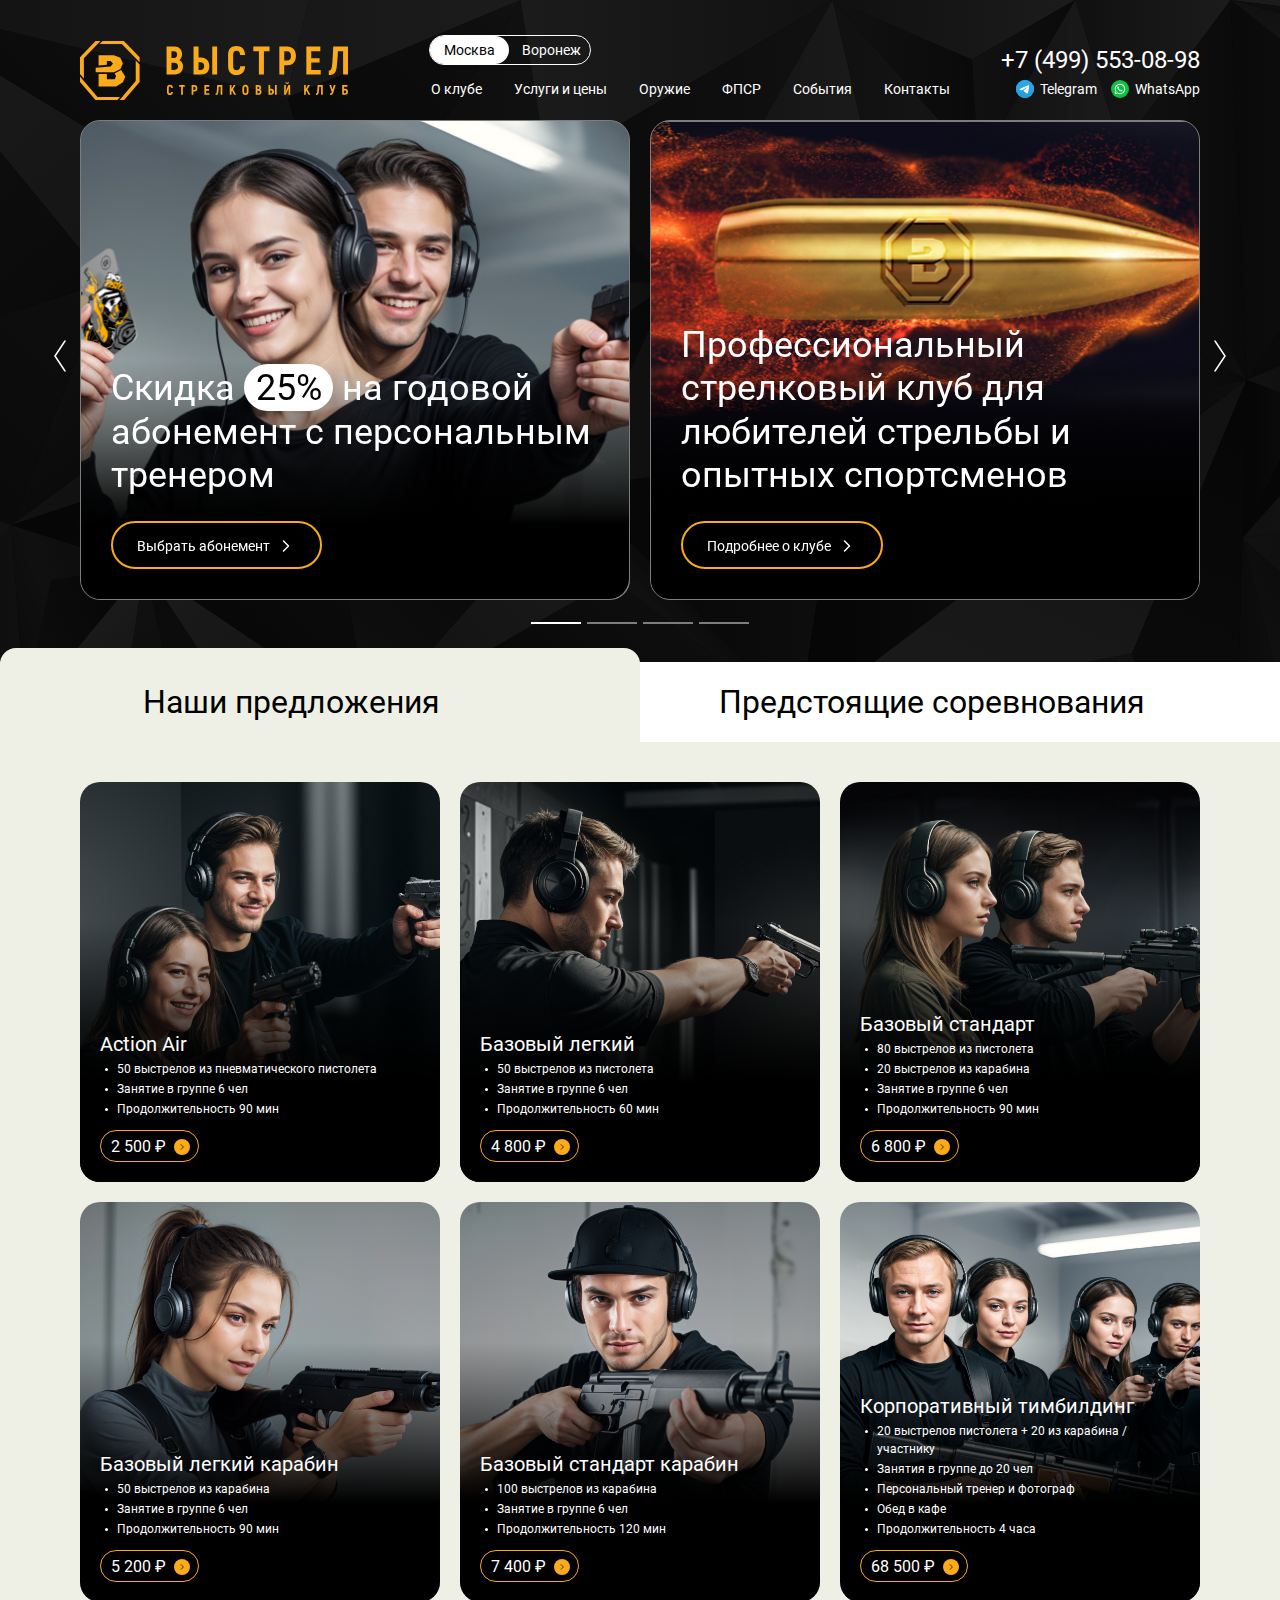
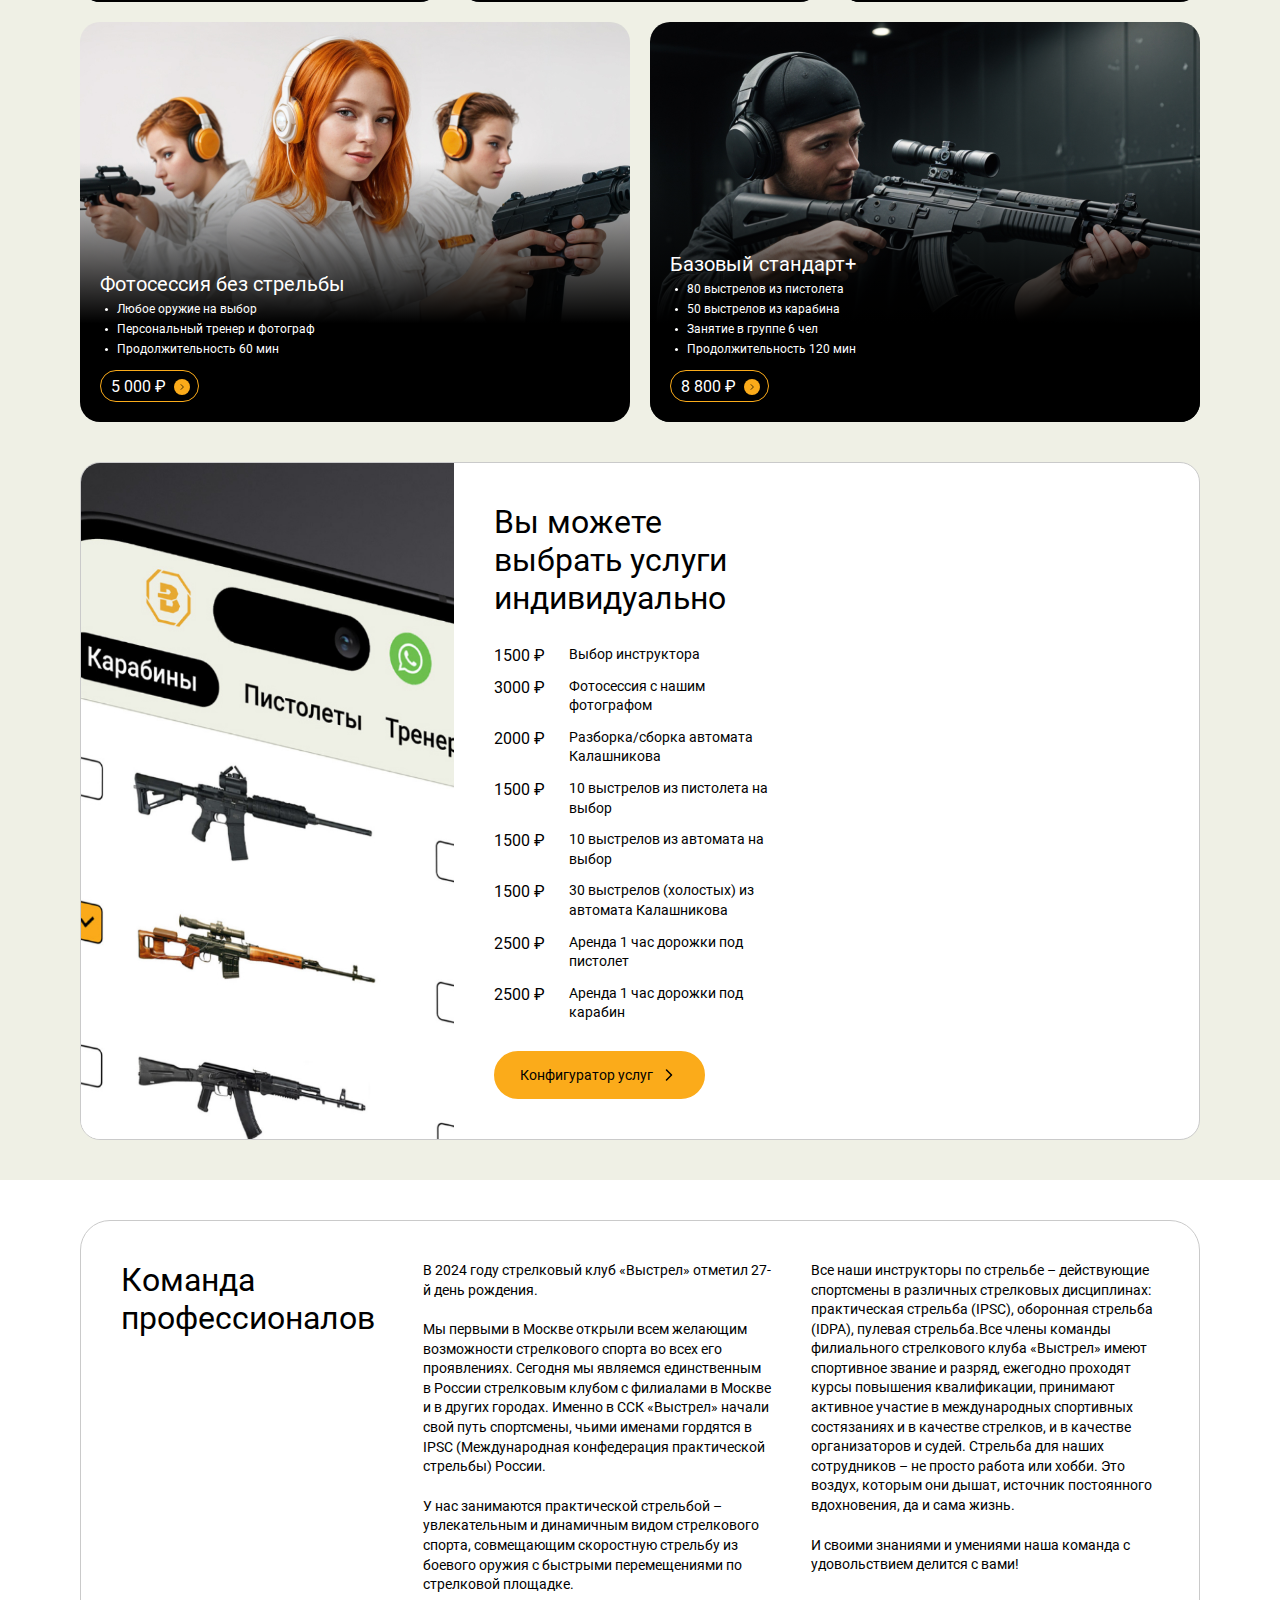
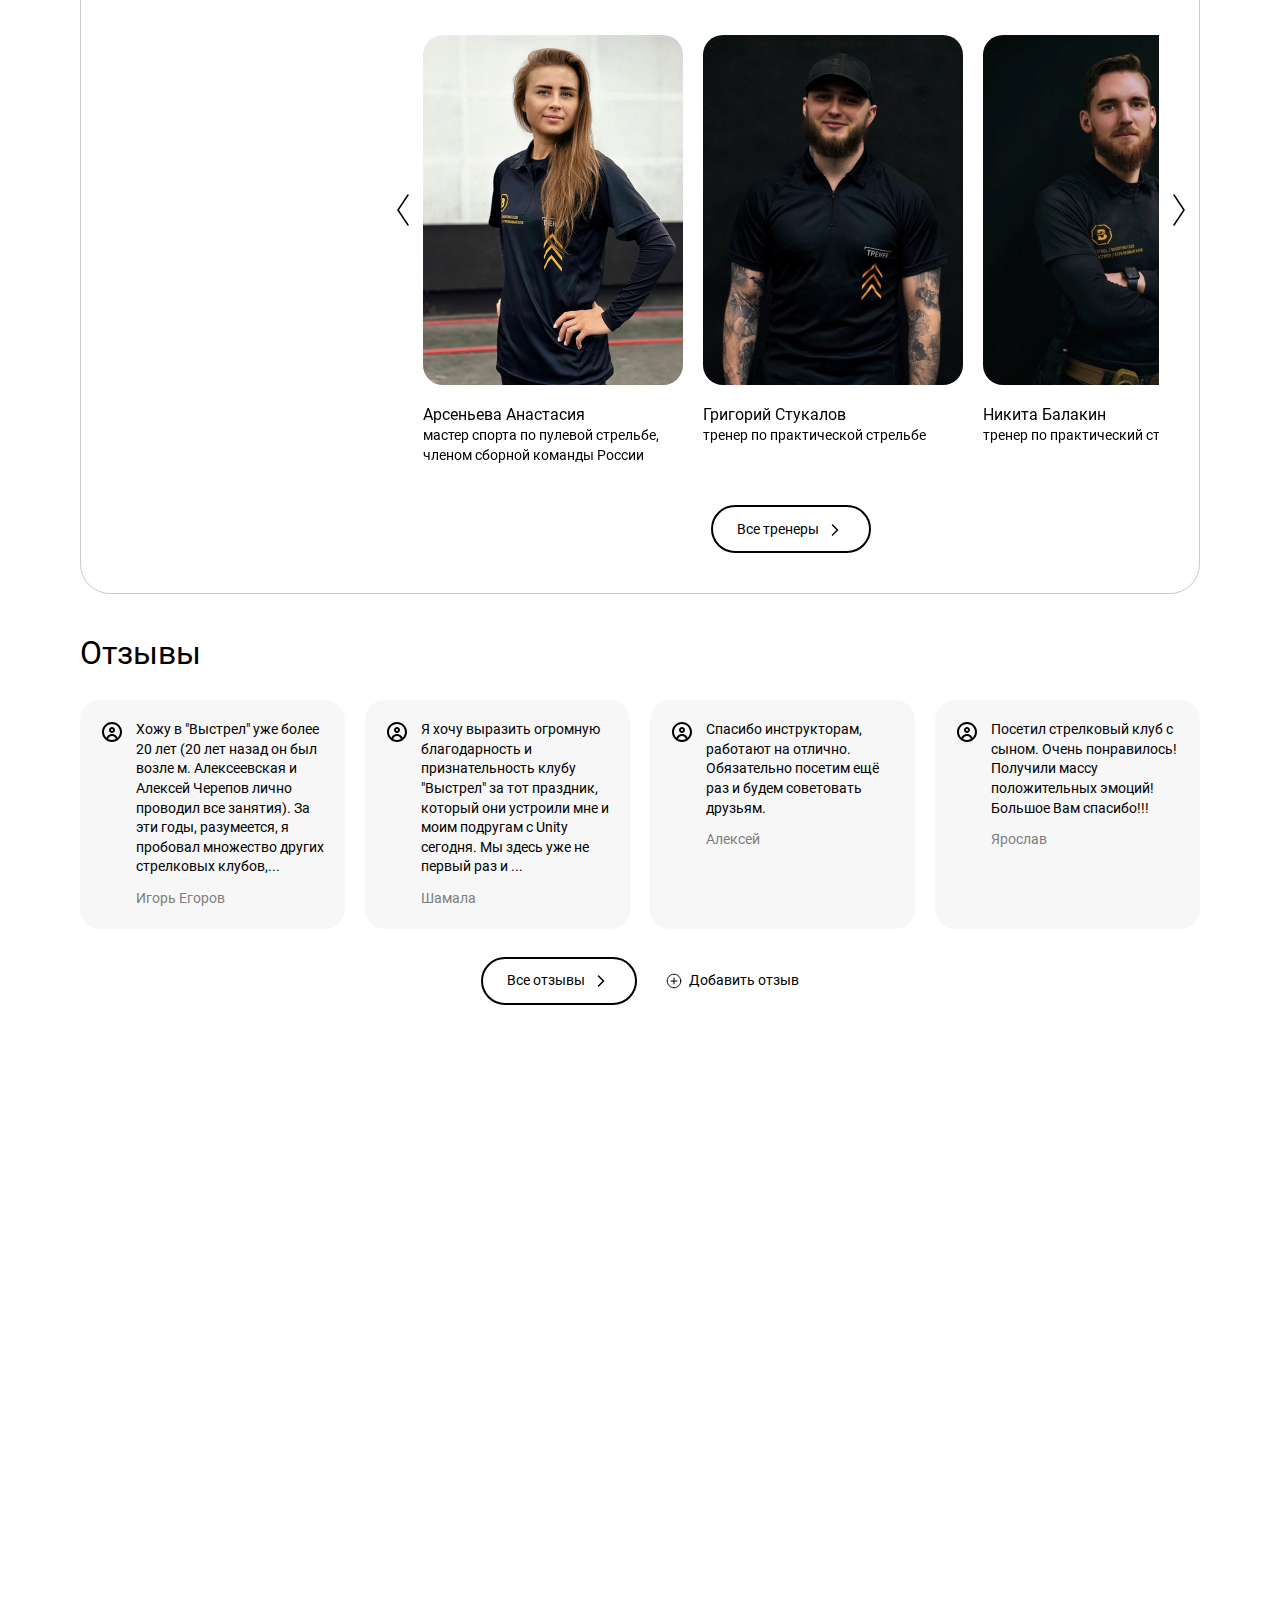
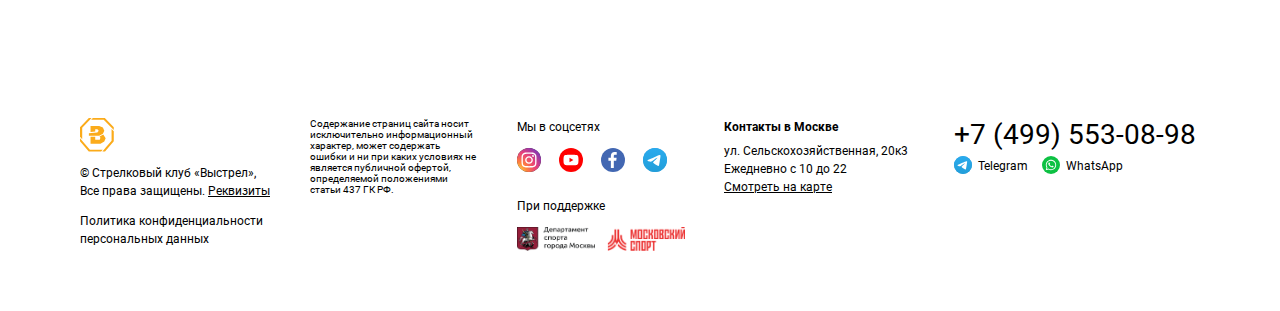
<file: index.html>
<!DOCTYPE html>
<html lang="ru">
<head>
  <meta charset="utf-8">
  <title>Default</title>
  <meta name="description" content="">
  <meta http-equiv="X-UA-Compatible" content="IE=edge">
  <meta name="viewport" content="width=device-width, initial-scale=1.0">
  <!-- <link rel="shortcut icon" type="image/x-icon" href="favicon.ico"> -->

  <!-- Fonts -->
  <link rel="stylesheet" href="fonts/stylesheet.css">
  <!-- Fonts END -->

  <!-- Libs -->
  <link rel="stylesheet" href="libs/swiper/swiper.min.css">
  <!-- Libs END -->

  <link rel="stylesheet" href="css/reset.css">
  <link rel="stylesheet" href="css/grid.css">
  <link rel="stylesheet" href="css/main.css">
  <link rel="stylesheet" href="css/media.css">
</head>
<body>
  <div class="wrapper fx-column">
    
    <!-- Main -->

    <main class="main">

      <!-- Hero -->

      <section class="hero">
        <header class="header">
          <div class="container fx fx-between align-center">
            <a href="#" class="logo fx"><img src="img/logo.svg" alt="Logo"></a>
            <div class="city fx">
              <label class="city__item">
                <input type="radio" name="city" checked>
                <span class="city__inner flex-center speed">Москва</span>
              </label>
              <label class="city__item">
                <input type="radio" name="city">
                <span class="city__inner flex-center speed">Воронеж</span>
              </label>
            </div>
            <nav class="nav align-center">
              <ul class="nav__list">
                <li class="nav__item"><a href="#" class="nav__link">О клубе</a></li>
                <li class="nav__item"><a href="#" class="nav__link">Услуги и цены</a></li>
                <li class="nav__item"><a href="#" class="nav__link">Оружие</a></li>
                <li class="nav__item"><a href="#" class="nav__link">ФПСР</a></li>
                <li class="nav__item"><a href="#" class="nav__link">События</a></li>
                <li class="nav__item"><a href="#" class="nav__link">Контакты</a></li>
              </ul>
              <div class="relations">
                <div class="relations__tel text-right"><a href="tel:+74995530898">+7 (499) 553-08-98</a></div>
                <div class="messengers fx fx-end">
                  <a href="#" class="messengers__item"><i class="i-tg"></i>Telegram</a>
                  <a href="#" class="messengers__item"><i class="i-wt"></i>WhatsApp</a>
                </div>
              </div>
              <div class="social">
                <span>Мы в соцсетях</span>
                <div class="social__box fx">
                  <a href="#" class="social__item" style="background: url('img/svg/i-in-s.svg') center/contain no-repeat;"></a>
                  <a href="#" class="social__item" style="background: url('img/svg/i-yu-s.svg') center/contain no-repeat;"></a>
                  <a href="#" class="social__item" style="background: url('img/svg/i-fb-s.svg') center/contain no-repeat;"></a>
                  <a href="#" class="social__item" style="background: url('img/svg/i-tg-s.svg') center/contain no-repeat;"></a>
                </div>
              </div>
            </nav>
            <button class="navbar-toggle">
              <span class="icon-bar speed"></span>
              <span class="icon-bar speed"></span>
              <span class="icon-bar speed"></span>
            </button>
          </div>
        </header>
        <div class="container hero__container">
          <div class="swiper-container hero__sl">
            <div class="swiper-wrapper">
              <a href="#" class="swiper-slide hero__item" style="background: url('img/other/hero-1.jpg') center/cover no-repeat;">
                <p>Скидка <span>25%</span> на годовой абонемент с персональным тренером</p>
                <div class="hero__btn fx">
                  <span class="btn btn--primaryBorder btn--arrow btn--arrowWhite flex-center"><span>Выбрать абонемент</span>
                    <svg viewBox="0 0 20 20" fill="none" xmlns="http://www.w3.org/2000/svg">
                      <path d="M7.5 5L12.5 10L7.5 15" stroke-width="1.5" stroke-linecap="round" stroke-linejoin="round"/>
                    </svg>
                  </span>
                </div>
              </a>
              <a href="#" class="swiper-slide hero__item" style="background: url('img/other/hero-2.jpg') center/cover no-repeat;">
                <p>Профессиональный стрелковый клуб для любителей стрельбы и опытных спортсменов</p>
                <div class="hero__btn fx">
                  <span class="btn btn--primaryBorder btn--arrow btn--arrowWhite flex-center"><span>Подробнее о клубе</span>
                    <svg viewBox="0 0 20 20" fill="none" xmlns="http://www.w3.org/2000/svg">
                      <path d="M7.5 5L12.5 10L7.5 15" stroke-width="1.5" stroke-linecap="round" stroke-linejoin="round"/>
                    </svg>
                  </span>
                </div>
              </a>
              <a href="#" class="swiper-slide hero__item" style="background: url('img/other/hero-3.jpg') center/cover no-repeat;">
                <p>Из новичка в профессионала</p>
                <div class="hero__btn fx">
                  <span class="btn btn--primaryBorder btn--arrow btn--arrowWhite flex-center"><span>Подробнее про обучение</span>
                    <svg viewBox="0 0 20 20" fill="none" xmlns="http://www.w3.org/2000/svg">
                      <path d="M7.5 5L12.5 10L7.5 15" stroke-width="1.5" stroke-linecap="round" stroke-linejoin="round"/>
                    </svg>
                  </span>
                </div>
              </a>
              <a href="#" class="swiper-slide hero__item" style="background: url('img/other/hero-4.jpg') center/cover no-repeat;">
                <p>Скидка 10% в день рождения и компаниям от 5 человек. Скидка 30% членам клуба и IPSC</p>
                <div class="hero__btn fx">
                  <span class="btn btn--primaryBorder btn--arrow btn--arrowWhite flex-center"><span>Как получить скидку</span>
                    <svg viewBox="0 0 20 20" fill="none" xmlns="http://www.w3.org/2000/svg">
                      <path d="M7.5 5L12.5 10L7.5 15" stroke-width="1.5" stroke-linecap="round" stroke-linejoin="round"/>
                    </svg>
                  </span>
                </div>
              </a>
            </div>
            <div class="swiper-pagination flex-center"></div>
          </div>
          <button class="swiper-button swiper-button--white swiper-button-next swiper-button-next-hero flex-center">
            <svg viewBox="0 0 12 32" fill="none" xmlns="http://www.w3.org/2000/svg">
              <path d="M1 1L11 16L1 31" stroke-width="1.5" stroke-linecap="round" stroke-linejoin="round"/>
            </svg>
          </button>
          <button class="swiper-button swiper-button--white swiper-button-prev swiper-button-prev-hero flex-center">
            <svg viewBox="0 0 12 32" fill="none" xmlns="http://www.w3.org/2000/svg">
              <path d="M11 31L1 16L11 1" stroke-width="1.5" stroke-linecap="round" stroke-linejoin="round"/>
            </svg>
          </button>
        </div>
      </section>

      <!-- Tabs -->

      <section class="tabs">
        <div class="tabs__head">
          <div class="container">
            <ul class="tabs__nav fx">
              <li class="tabs__nav-item flex-center speed">Наши <br>предложения<i class="circle-arrow flex-center i-arrow-right speed"></i></li>
              <li class="tabs__nav-item flex-center speed">Предстоящие <br>соревнования<i class="circle-arrow flex-center i-arrow-right speed"></i></li>
            </ul>
          </div>
        </div>
        <div class="tabs__content">
          
          <!-- Item -->

          <div class="tabs__item">
            <div class="services">
              <div class="container">
                <div class="row">
                  <div class="col-3">
                    <a href="#" class="services__item" style="background: url('img/services/1.jpg') center/cover no-repeat;">
                      <span class="services__name">Action Air</span>
                      <ul class="list-default">
                        <li><span>50 выстрелов из пневматического пистолета</span></li>
                        <li><span>Занятие в группе 6 чел</span></li>
                        <li><span>Продолжительность 90 мин</span></li>
                      </ul>
                      <span class="services__text">В рамках курса мы расскажем о том, что такое практическая стрельба как вид спорта, проведем инструктаж по мерам безопасности, расскажем о базовых навыках владения оружием, а также на практике отработаем некоторые элементы практической стрельбы.</span>
                      <span class="services__btn fx">
                        <span class="btn btn--primaryBorder flex-center">2 500 ₽<i class="circle-arrow flex-center i-arrow-right speed"></i></span>
                      </span>
                    </a>
                  </div>
                  <div class="col-3">
                    <a href="#" class="services__item" style="background: url('img/services/2.jpg') center/cover no-repeat;">
                      <span class="services__name">Базовый легкий</span>
                      <ul class="list-default">
                        <li><span>50 выстрелов из пистолета</span></li>
                        <li><span>Занятие в группе 6 чел</span></li>
                        <li><span>Продолжительность 60 мин</span></li>
                      </ul>
                      <span class="services__text">В рамках курса мы расскажем о том, что такое практическая стрельба как вид спорта, проведем инструктаж по мерам безопасности, расскажем о базовых навыках владения оружием, а также на практике отработаем некоторые элементы практической стрельбы.</span>
                      <span class="services__btn fx">
                        <span class="btn btn--primaryBorder flex-center">4 800 ₽<i class="circle-arrow flex-center i-arrow-right speed"></i></span>
                      </span>
                    </a>
                  </div>
                  <div class="col-3">
                    <a href="#" class="services__item" style="background: url('img/services/3.jpg') center/cover no-repeat;">
                      <span class="services__name">Базовый стандарт</span>
                      <ul class="list-default">
                        <li><span>80 выстрелов из пистолета</span></li>
                        <li><span>20 выстрелов из карабина</span></li>
                        <li><span>Занятие в группе 6 чел</span></li>
                        <li><span>Продолжительность 90 мин</span></li>
                      </ul>
                      <span class="services__text">В рамках курса мы расскажем о том, что такое практическая стрельба как вид спорта, проведем инструктаж по мерам безопасности, расскажем о базовых навыках владения оружием, а также на практике отработаем некоторые элементы практической стрельбы.</span>
                      <span class="services__btn fx">
                        <span class="btn btn--primaryBorder flex-center">6 800 ₽<i class="circle-arrow flex-center i-arrow-right speed"></i></span>
                      </span>
                    </a>
                  </div>
                  <div class="col-3 services__col-big">
                    <a href="#" class="services__item" style="background: url('img/services/4.jpg') center/cover no-repeat;">
                      <span class="services__name">Базовый стандарт+</span>
                      <ul class="list-default">
                        <li><span>80 выстрелов из пистолета</span></li>
                        <li><span>50 выстрелов из карабина</span></li>
                        <li><span>Занятие в группе 6 чел</span></li>
                        <li><span>Продолжительность 120 мин</span></li>
                      </ul>
                      <span class="services__text">В рамках курса мы расскажем о том, что такое практическая стрельба как вид спорта, проведем инструктаж по мерам безопасности, расскажем о базовых навыках владения оружием, а также на практике отработаем некоторые элементы практической стрельбы.</span>
                      <span class="services__btn fx">
                        <span class="btn btn--primaryBorder flex-center">8 800 ₽<i class="circle-arrow flex-center i-arrow-right speed"></i></span>
                      </span>
                    </a>
                  </div>
                  <div class="col-3">
                    <a href="#" class="services__item" style="background: url('img/services/5.jpg') center/cover no-repeat;">
                      <span class="services__name">Базовый легкий карабин</span>
                      <ul class="list-default">
                        <li><span>50 выстрелов из карабина</span></li>
                        <li><span>Занятие в группе 6 чел</span></li>
                        <li><span>Продолжительность 90 мин</span></li>
                      </ul>
                      <span class="services__text">В рамках курса мы расскажем о том, что такое практическая стрельба как вид спорта, проведем инструктаж по мерам безопасности, расскажем о базовых навыках владения оружием, а также на практике отработаем некоторые элементы практической стрельбы.</span>
                      <span class="services__btn fx">
                        <span class="btn btn--primaryBorder flex-center">5 200 ₽<i class="circle-arrow flex-center i-arrow-right speed"></i></span>
                      </span>
                    </a>
                  </div>
                  <div class="col-3">
                    <a href="#" class="services__item" style="background: url('img/services/6.jpg') center/cover no-repeat;">
                      <span class="services__name">Базовый стандарт карабин</span>
                      <ul class="list-default">
                        <li><span>100 выстрелов из карабина</span></li>
                        <li><span>Занятие в группе 6 чел</span></li>
                        <li><span>Продолжительность 120 мин</span></li>
                      </ul>
                      <span class="services__text">В рамках курса мы расскажем о том, что такое практическая стрельба как вид спорта, проведем инструктаж по мерам безопасности, расскажем о базовых навыках владения оружием, а также на практике отработаем некоторые элементы практической стрельбы.</span>
                      <span class="services__btn fx">
                        <span class="btn btn--primaryBorder flex-center">7 400 ₽<i class="circle-arrow flex-center i-arrow-right speed"></i></span>
                      </span>
                    </a>
                  </div>
                  <div class="col-3">
                    <a href="#" class="services__item" style="background: url('img/services/7.jpg') center/cover no-repeat;">
                      <span class="services__name">Корпоративный тимбилдинг</span>
                      <ul class="list-default">
                        <li><span>20 выстрелов пистолета + 20 из карабина / участнику</span></li>
                        <li><span>Занятия в группе до 20 чел</span></li>
                        <li><span>Персональный тренер и фотограф</span></li>
                        <li><span>Обед в кафе</span></li>
                        <li><span>Продолжительность 4 часа</span></li>
                      </ul>
                      <span class="services__text">В рамках курса мы расскажем о том, что такое практическая стрельба как вид спорта, проведем инструктаж по мерам безопасности, расскажем о базовых навыках владения оружием, а также на практике отработаем некоторые элементы практической стрельбы.</span>
                      <span class="services__btn fx">
                        <span class="btn btn--primaryBorder flex-center">68 500 ₽<i class="circle-arrow flex-center i-arrow-right speed"></i></span>
                      </span>
                    </a>
                  </div>
                  <div class="col-3 services__col-big">
                    <a href="#" class="services__item" style="background: url('img/services/8.jpg') center/cover no-repeat;">
                      <span class="services__name">Фотосессия без стрельбы</span>
                      <ul class="list-default">
                        <li><span>Любое оружие на выбор</span></li>
                        <li><span>Персональный тренер и фотограф</span></li>
                        <li><span>Продолжительность 60 мин</span></li>
                      </ul>
                      <span class="services__text">В рамках курса мы расскажем о том, что такое практическая стрельба как вид спорта, проведем инструктаж по мерам безопасности, расскажем о базовых навыках владения оружием, а также на практике отработаем некоторые элементы практической стрельбы.</span>
                      <span class="services__btn fx">
                        <span class="btn btn--primaryBorder flex-center">5 000 ₽<i class="circle-arrow flex-center i-arrow-right speed"></i></span>
                      </span>
                    </a>
                  </div>
                </div>
                <div class="row no-gutters individually">
                  <div class="col-6">
                    <i class="individually__left" style="background: url('img/other/individually.jpg') center/cover;"></i>
                  </div>
                  <div class="col-6">
                    <div class="individually__right">
                      <div class="title">
                        <h2>Вы можете выбрать услуги индивидуально</h2>
                      </div>
                      <ul class="individually__list">
                        <li><span>1500 ₽</span>Выбор инструктора</li>
                        <li><span>3000 ₽</span>Фотосессия с нашим фотографом</li>
                        <li><span>2000 ₽</span>Разборка/сборка автомата Калашникова</li>
                        <li><span>1500 ₽</span>10 выстрелов из пистолета на выбор</li>
                        <li><span>1500 ₽</span>10 выстрелов из автомата на выбор</li>
                        <li><span>1500 ₽</span>30 выстрелов (холостых) из автомата Калашникова</li>
                        <li><span>2500 ₽</span>Аренда 1 час дорожки под пистолет</li>
                        <li><span>2500 ₽</span>Аренда 1 час дорожки под карабин</li>
                      </ul>
                      <div class="individually__btn fx">
                        <a href="#" class="btn btn--primary btn--arrow btn--arrowDark flex-center">Конфигуратор услуг
                          <svg viewBox="0 0 20 20" fill="none" xmlns="http://www.w3.org/2000/svg">
                            <path d="M7.5 5L12.5 10L7.5 15" stroke-width="1.5" stroke-linecap="round" stroke-linejoin="round"/>
                          </svg>
                        </a>
                      </div>
                    </div>
                  </div>
                </div>
              </div>
            </div>
            <section class="team">
              <div class="container">
                <div class="team__box">
                  <div class="row">
                    <div class="col-auto col-small">
                      <div class="title">
                        <h2>Команда профессионалов</h2>
                      </div>
                    </div>
                    <div class="col-auto col-big">
                      <div class="row">
                        <div class="col-6">
                          <div class="paragraph">
                            <p>В 2024 году стрелковый клуб «Выстрел» отметил 27-й день рождения.</p>
                            <p>Мы первыми в Москве открыли всем желающим возможности стрелкового спорта во всех его проявлениях. Сегодня мы являемся единственным в России стрелковым клубом с филиалами в Москве и в других городах. Именно в ССК «Выстрел» начали свой путь спортсмены, чьими именами гордятся в IPSC (Международная конфедерация практической стрельбы) России.</p>
                            <p>У нас занимаются практической стрельбой – увлекательным и динамичным видом стрелкового спорта, совмещающим скоростную стрельбу из боевого оружия с быстрыми перемещениями по стрелковой площадке.</p>
                          </div>
                        </div>
                        <div class="col-6">
                          <div class="paragraph">
                            <p>Все наши инструкторы по стрельбе – действующие спортсмены в различных стрелковых дисциплинах: практическая стрельба (IPSC), оборонная стрельба (IDPA), пулевая стрельба.Все члены команды филиального стрелкового клуба «Выстрел» имеют спортивное звание и разряд, ежегодно проходят курсы повышения квалификации, принимают активное участие в международных спортивных состязаниях и в качестве стрелков, и в качестве организаторов и судей. Стрельба для наших сотрудников – не просто работа или хобби. Это воздух, которым они дышат, источник постоянного вдохновения, да и сама жизнь.</p>
                            <p>И своими знаниями и умениями наша команда с удовольствием делится с вами!</p>
                          </div>
                        </div>
                      </div>
                      <div class="team__slider">
                        <div class="swiper-container team__sl">
                          <div class="swiper-wrapper">
                            <div class="swiper-slide team__item">
                              <a href="#" style="background: url('img/team/1.jpg') center/cover no-repeat;"></a>
                              <span>Арсеньева Анастасия</span>
                              <p>мастер спорта по пулевой стрельбе, членом сборной команды России</p>
                            </div>
                            <div class="swiper-slide team__item">
                              <a href="#" style="background: url('img/team/2.jpg') center/cover no-repeat;"></a>
                              <span>Григорий Стукалов</span>
                              <p>тренер по практической стрельбе</p>
                            </div>
                            <div class="swiper-slide team__item">
                              <a href="#" style="background: url('img/team/3.jpg') center/cover no-repeat;"></a>
                              <span>Никита Балакин</span>
                              <p>тренер по практический стрельбе</p>
                            </div>
                            <div class="swiper-slide team__item">
                              <a href="#" style="background: url('img/team/4.jpg') center/cover no-repeat;"></a>
                              <span>Дада Джениффер Диана Олавале</span>
                              <p>тренер по практической стрельбе</p>
                            </div>
                            <div class="swiper-slide team__item">
                              <a href="#" style="background: url('img/team/5.jpg') center/cover no-repeat;"></a></i>
                              <span>Ибрагим Сатуев</span>
                              <p>инструктор по тактико-специальной и огневой подготовке.</p>
                            </div>
                          </div>
                        </div>
                        <button class="swiper-button swiper-button-next swiper-button-next-team">
                          <svg viewBox="0 0 12 32" fill="none" xmlns="http://www.w3.org/2000/svg">
                            <path d="M1 1L11 16L1 31" stroke-width="1.5" stroke-linecap="round" stroke-linejoin="round"/>
                          </svg>
                        </button>
                        <button class="swiper-button swiper-button-prev swiper-button-prev-team">
                          <svg viewBox="0 0 12 32" fill="none" xmlns="http://www.w3.org/2000/svg">
                            <path d="M11 31L1 16L11 1" stroke-width="1.5" stroke-linecap="round" stroke-linejoin="round"/>
                          </svg>
                        </button>
                      </div>
                      <div class="team__btn flex-center">
                        <a href="#" class="btn btn--secondBorder btn--arrow btn--arrowDark flex-center">Все тренеры
                          <svg viewBox="0 0 20 20" fill="none" xmlns="http://www.w3.org/2000/svg">
                            <path d="M7.5 5L12.5 10L7.5 15" stroke-width="1.5" stroke-linecap="round" stroke-linejoin="round"/>
                          </svg>
                        </a>
                      </div>
                    </div>
                  </div>
                </div>
              </div>
            </section>
            <section class="info">
              <div class="container">
                <div class="title">
                  <h2>Отзывы</h2>
                </div>
                <div class="row">
                  <div class="col-auto">
                    <a href="#" class="info__item">
                      <i style="background: url('img/svg/i-user.svg') center/contain no-repeat;"></i>
                      <p>Хожу в "Выстрел" уже более 20 лет (20 лет назад он был возле м. Алексеевская и Алексей Черепов лично проводил все занятия). За эти годы, разумеется, я пробовал множество других стрелковых клубов,...</p>
                      <span>Игорь Егоров</span>
                    </a>
                  </div>
                  <div class="col-auto">
                    <a href="#" class="info__item">
                      <i style="background: url('img/svg/i-user.svg') center/contain no-repeat;"></i>
                      <p>Я хочу выразить огромную благодарность и признательность клубу "Выстрел" за тот праздник, который они устроили мне и моим подругам с Unity сегодня. Мы здесь уже не первый раз и ...</p>
                      <span>Шамала</span>
                    </a>
                  </div>
                  <div class="col-auto">
                    <a href="#" class="info__item">
                      <i style="background: url('img/svg/i-user.svg') center/contain no-repeat;"></i>
                      <p>Спасибо инструкторам, работают на отлично. Обязательно посетим ещё раз и будем советовать друзьям.</p>
                      <span>Алексей</span>
                    </a>
                  </div>
                  <div class="col-auto">
                    <a href="#" class="info__item">
                      <i style="background: url('img/svg/i-user.svg') center/contain no-repeat;"></i>
                      <p>Посетил стрелковый клуб с сыном. Очень понравилось! Получили массу положительных эмоций! Большое Вам спасибо!!!</p>
                      <span>Ярослав</span>
                    </a>
                  </div>
                  <div class="col-auto">
                    <a href="#" class="info__item">
                      <i style="background: url('img/svg/i-user.svg') center/contain no-repeat;"></i>
                      <p>Побывали с молодым человеком в первый раз, решила устроить сюрприз. Переживала, что будет многое непонятно и не получим достаточное удовольствие от знакомства с оружием и...</p>
                      <span>Альбина</span>
                    </a>
                  </div>
                </div>
                <div class="info__btns flex-center">
                  <a href="#" class="btn btn--secondBorder btn--arrow btn--arrowDark flex-center">Все отзывы
                    <svg viewBox="0 0 20 20" fill="none" xmlns="http://www.w3.org/2000/svg">
                      <path d="M7.5 5L12.5 10L7.5 15" stroke-width="1.5" stroke-linecap="round" stroke-linejoin="round"/>
                    </svg>
                  </a>
                  <a href="#" class="more flex-center">
                    <svg viewBox="0 0 18 18" fill="none" xmlns="http://www.w3.org/2000/svg">
                      <path d="M6 9H12M9 6V12M15.75 9C15.75 12.7279 12.7279 15.75 9 15.75C5.27208 15.75 2.25 12.7279 2.25 9C2.25 5.27208 5.27208 2.25 9 2.25C12.7279 2.25 15.75 5.27208 15.75 9Z" stroke="black" stroke-linecap="round" stroke-linejoin="round"/>
                    </svg>Добавить отзыв
                  </a>
                </div>
              </div>
            </section>
          </div>

          <!-- Item -->

          <div class="tabs__item">
            <div class="events">
              <div class="container">
                <div class="row">
                  <div class="col-4">
                    <a href="#" class="events__item" style="background: url('img/events/1.jpg') center/cover no-repeat;">
                      <span class="events__status">Завершен</span>
                      <span class="events__name">Caloris</span>
                      <span class="events__info fx fx-wrap">
                        <span class="btn flex-center">26.05</span>
                        <span class="btn flex-center">IPSC</span>
                        <span class="btn btn--primaryBorder flex-center">Подробнее<i class="circle-arrow flex-center i-arrow-right speed"></i></span>
                      </span>
                    </a>
                  </div>
                  <div class="col-4">
                    <a href="#" class="events__item" style="background: url('img/events/1.jpg') center/cover no-repeat;">
                      <span class="events__status">Завершен</span>
                      <span class="events__name">Caloris</span>
                      <span class="events__info fx fx-wrap">
                        <span class="btn flex-center">26.05</span>
                        <span class="btn flex-center">IPSC</span>
                        <span class="btn btn--primaryBorder flex-center">Подробнее<i class="circle-arrow flex-center i-arrow-right speed"></i></span>
                      </span>
                    </a>
                  </div>
                  <div class="col-4">
                    <a href="#" class="events__item" style="background: url('img/events/1.jpg') center/cover no-repeat;">
                      <span class="events__status">Завершен</span>
                      <span class="events__name">Caloris</span>
                      <span class="events__info fx fx-wrap">
                        <span class="btn flex-center">26.05</span>
                        <span class="btn flex-center">IPSC</span>
                        <span class="btn btn--primaryBorder flex-center">Подробнее<i class="circle-arrow flex-center i-arrow-right speed"></i></span>
                      </span>
                    </a>
                  </div>
                  <div class="col-4">
                    <a href="#" class="events__item" style="background: url('img/events/1.jpg') center/cover no-repeat;">
                      <span class="events__status">Завершен</span>
                      <span class="events__name">Caloris</span>
                      <span class="events__info fx fx-wrap">
                        <span class="btn flex-center">26.05</span>
                        <span class="btn flex-center">IPSC</span>
                        <span class="btn btn--primaryBorder flex-center">Подробнее<i class="circle-arrow flex-center i-arrow-right speed"></i></span>
                      </span>
                    </a>
                  </div>
                  <div class="col-4">
                    <a href="#" class="events__item" style="background: url('img/events/1.jpg') center/cover no-repeat;">
                      <span class="events__status">Завершен</span>
                      <span class="events__name">Caloris</span>
                      <span class="events__info fx fx-wrap">
                        <span class="btn flex-center">26.05</span>
                        <span class="btn flex-center">IPSC</span>
                        <span class="btn btn--primaryBorder flex-center">Подробнее<i class="circle-arrow flex-center i-arrow-right speed"></i></span>
                      </span>
                    </a>
                  </div>
                  <div class="col-4">
                    <a href="#" class="events__item" style="background: url('img/events/1.jpg') center/cover no-repeat;">
                      <span class="events__status">Завершен</span>
                      <span class="events__name">Caloris</span>
                      <span class="events__info fx fx-wrap">
                        <span class="btn flex-center">26.05</span>
                        <span class="btn flex-center">IPSC</span>
                        <span class="btn btn--primaryBorder flex-center">Подробнее<i class="circle-arrow flex-center i-arrow-right speed"></i></span>
                      </span>
                    </a>
                  </div>
                </div>
                <div class="events__btn flex-center">
                  <a href="#" class="btn btn--secondBorder btn--arrow btn--arrowDark flex-center">Архив мероприятий
                    <svg viewBox="0 0 20 20" fill="none" xmlns="http://www.w3.org/2000/svg">
                      <path d="M7.5 5L12.5 10L7.5 15" stroke-width="1.5" stroke-linecap="round" stroke-linejoin="round"/>
                    </svg>
                  </a>
                </div>
              </div>
            </div>
            <section class="team">
              <div class="container">
                <div class="team__box">
                  <div class="row">
                    <div class="col-auto col-small">
                      <div class="title">
                        <h2>Команда профессионалов</h2>
                      </div>
                    </div>
                    <div class="col-auto col-big">
                      <div class="row">
                        <div class="col-6">
                          <div class="paragraph">
                            <p>В 2024 году стрелковый клуб «Выстрел» отметил 27-й день рождения.</p>
                            <p>Мы первыми в Москве открыли всем желающим возможности стрелкового спорта во всех его проявлениях. Сегодня мы являемся единственным в России стрелковым клубом с филиалами в Москве и в других городах. Именно в ССК «Выстрел» начали свой путь спортсмены, чьими именами гордятся в IPSC (Международная конфедерация практической стрельбы) России.</p>
                            <p>У нас занимаются практической стрельбой – увлекательным и динамичным видом стрелкового спорта, совмещающим скоростную стрельбу из боевого оружия с быстрыми перемещениями по стрелковой площадке.</p>
                          </div>
                        </div>
                        <div class="col-6">
                          <div class="paragraph">
                            <p>Все наши инструкторы по стрельбе – действующие спортсмены в различных стрелковых дисциплинах: практическая стрельба (IPSC), оборонная стрельба (IDPA), пулевая стрельба.Все члены команды филиального стрелкового клуба «Выстрел» имеют спортивное звание и разряд, ежегодно проходят курсы повышения квалификации, принимают активное участие в международных спортивных состязаниях и в качестве стрелков, и в качестве организаторов и судей. Стрельба для наших сотрудников – не просто работа или хобби. Это воздух, которым они дышат, источник постоянного вдохновения, да и сама жизнь.</p>
                            <p>И своими знаниями и умениями наша команда с удовольствием делится с вами!</p>
                          </div>
                        </div>
                      </div>
                      <div class="team__slider">
                        <div class="swiper-container team__sl">
                          <div class="swiper-wrapper">
                            <div class="swiper-slide team__item">
                              <a href="#" style="background: url('img/team/1.jpg') center/cover no-repeat;"></a>
                              <span>Арсеньева Анастасия</span>
                              <p>мастер спорта по пулевой стрельбе, членом сборной команды России</p>
                            </div>
                            <div class="swiper-slide team__item">
                              <a href="#" style="background: url('img/team/2.jpg') center/cover no-repeat;"></a>
                              <span>Григорий Стукалов</span>
                              <p>тренер по практической стрельбе</p>
                            </div>
                            <div class="swiper-slide team__item">
                              <a href="#" style="background: url('img/team/3.jpg') center/cover no-repeat;"></a>
                              <span>Никита Балакин</span>
                              <p>тренер по практический стрельбе</p>
                            </div>
                            <div class="swiper-slide team__item">
                              <a href="#" style="background: url('img/team/4.jpg') center/cover no-repeat;"></a>
                              <span>Дада Джениффер Диана Олавале</span>
                              <p>тренер по практической стрельбе</p>
                            </div>
                            <div class="swiper-slide team__item">
                              <a href="#" style="background: url('img/team/5.jpg') center/cover no-repeat;"></a></i>
                              <span>Ибрагим Сатуев</span>
                              <p>инструктор по тактико-специальной и огневой подготовке.</p>
                            </div>
                          </div>
                        </div>
                        <button class="swiper-button swiper-button-next swiper-button-next-team">
                          <svg viewBox="0 0 12 32" fill="none" xmlns="http://www.w3.org/2000/svg">
                            <path d="M1 1L11 16L1 31" stroke-width="1.5" stroke-linecap="round" stroke-linejoin="round"/>
                          </svg>
                        </button>
                        <button class="swiper-button swiper-button-prev swiper-button-prev-team">
                          <svg viewBox="0 0 12 32" fill="none" xmlns="http://www.w3.org/2000/svg">
                            <path d="M11 31L1 16L11 1" stroke-width="1.5" stroke-linecap="round" stroke-linejoin="round"/>
                          </svg>
                        </button>
                      </div>
                      <div class="team__btn flex-center">
                        <a href="#" class="btn btn--secondBorder btn--arrow btn--arrowDark flex-center">Все тренеры
                          <svg viewBox="0 0 20 20" fill="none" xmlns="http://www.w3.org/2000/svg">
                            <path d="M7.5 5L12.5 10L7.5 15" stroke-width="1.5" stroke-linecap="round" stroke-linejoin="round"/>
                          </svg>
                        </a>
                      </div>
                    </div>
                  </div>
                </div>
              </div>
            </section>
            <section class="info">
              <div class="container">
                <div class="title">
                  <h2>Вопросы и ответы</h2>
                </div>
                <div class="row">
                  <div class="col-auto">
                    <a href="#" class="info__item">
                      <i style="background: url('img/svg/i-user.svg') center/contain no-repeat;"></i>
                      <p>Как получить справки по формам 002-О/у и 003-О/у?</p>
                      <span>Очень просто :) Записаться онлайн, приехать к назначенному времени и оформить необходимые документы для прохождения медкомиссии. После оформления в регистратуре и оплаты услуги нужно пройти осмотр у врача-нарколога, прием включает в себя визуальные осмотр и сдачу экспресс-анализа мочи на отсутствие запрещенных веществ. После нарколога нужно пройти легкие и даже...</span>
                    </a>
                  </div>
                  <div class="col-auto">
                    <a href="#" class="info__item">
                      <i style="background: url('img/svg/i-user.svg') center/contain no-repeat;"></i>
                      <p>Занимаюсь пулевой стрельбой и хотела бы устроиться помощником инструктора. Есть ли такая возможность?</p>
                      <span>На данный момент у нас нет свободных вакансий, но мы растем и расширяемся. Возможно, очень скоро нам понадобятся сотрудники, обладающие навыками пулевой стрельбы. Свяжитесь с нами по телефону +7 (499) 553-08-98 и расскажите о себе. Решение о найме сотрудников принимает лично директор стрелкового клуба «Выстрел».</span>
                    </a>
                  </div>
                  <div class="col-auto">
                    <a href="#" class="info__item">
                      <i style="background: url('img/svg/i-user.svg') center/contain no-repeat;"></i>
                      <p>Проводите ли вы обучение CQB? И даете ли сертификаты об окончании курсов?</p>
                      <span>Нет. Наш стрелковый клуб проводит обучение исключительно по практической стрельбе (IPSC и IDPA) из пистолетов и карабинов. Практическая стрельба – это официальный вид спорта. Мы организуем курсы для желающих вступить в Федерацию практической стрельбы России (ФПСР), представляющей нашу страну в Международной ...</span>
                    </a>
                  </div>
                  <div class="col-auto">
                    <a href="#" class="info__item">
                      <i style="background: url('img/svg/i-user.svg') center/contain no-repeat;"></i>
                      <p>Есть ли ограничения по возрасту? Можно ли привести к вам сына просто пострелять, если ему еще нет 16-ти?</p>
                      <span>«Просто пострелять» в нашем клубе не получится. Мы проводим занятия по стрельбе из спортивного оружия с детьми и подростками до 18 лет. Обязательный предварительный этап – тестирование физической подготовки. Как правило, с 12 лет ребенку уже можно подобрать подходящий тип пистолета для ...</span>
                    </a>
                  </div>
                  <div class="col-auto">
                    <a href="#" class="info__item">
                      <i style="background: url('img/svg/i-user.svg') center/contain no-repeat;"></i>
                      <p>Хочу подарить сертификат мужу, но не знаю, какой выбрать. Он действителен на определённую дату? Или можно будет потом записаться на удобное время?</p>
                      <span>Сертификат действует в течение трех месяцев с момента покупки. Вы можете выбрать любое удобное время и дату. Предварительная запись обязательна. Подобрать подходящий сертификат помогут наши менеджеры – просто позвоните по телефону +7 (499) 553-08-98.</span>
                    </a>
                  </div>
                </div>
                <div class="info__btns flex-center">
                  <a href="#" class="btn btn--secondBorder btn--arrow btn--arrowDark flex-center">Полный список
                    <svg viewBox="0 0 20 20" fill="none" xmlns="http://www.w3.org/2000/svg">
                      <path d="M7.5 5L12.5 10L7.5 15" stroke-width="1.5" stroke-linecap="round" stroke-linejoin="round"/>
                    </svg>
                  </a>
                  <a href="#" class="more flex-center">
                    <svg viewBox="0 0 18 18" fill="none" xmlns="http://www.w3.org/2000/svg">
                      <path d="M6 9H12M9 6V12M15.75 9C15.75 12.7279 12.7279 15.75 9 15.75C5.27208 15.75 2.25 12.7279 2.25 9C2.25 5.27208 5.27208 2.25 9 2.25C12.7279 2.25 15.75 5.27208 15.75 9Z" stroke="black" stroke-linecap="round" stroke-linejoin="round"/>
                    </svg>Задать вопрос
                  </a>
                </div>
              </div>
            </section>
          </div>

        </div>
      </section>

      <!-- Map -->

      <div class="map" id="map"></div>

    </main>
    
    <!-- Footer -->

    <footer class="footer">
      <div class="container fx fx-between">
        <div class="footer__item footer__item--1 fx">
          <a href="#" class="footer__logo fx"><img src="img/logo-small.svg" alt="Logo"></a>
          <div class="footer__info">
            <p class="footer__copy">&copy; Стрелковый клуб «Выстрел», Все права защищены. <a href="#">Реквизиты</a></p>
            <p class="footer__data"><a href="#">Политика конфиденциальности персональных данных</a></p>
          </div>
        </div>
        <div class="footer__item footer__item--2">
          <p>Содержание страниц сайта носит исключительно информационный характер, может содержать ошибки и ни при каких условиях не является публичной офертой, определяемой положениями статьи 437 ГК РФ.</p>
        </div>
        <div class="footer__item footer__item--3">
          <div class="social fx align-center">
            <span>Мы в соцсетях</span>
            <div class="social__box fx">
              <a href="#" class="social__item" style="background: url('img/svg/i-in-s.svg') center/contain no-repeat;"></a>
              <a href="#" class="social__item" style="background: url('img/svg/i-yu-s.svg') center/contain no-repeat;"></a>
              <a href="#" class="social__item" style="background: url('img/svg/i-fb-s.svg') center/contain no-repeat;"></a>
              <a href="#" class="social__item" style="background: url('img/svg/i-tg-s.svg') center/contain no-repeat;"></a>
            </div>
          </div>
          <div class="supported-by fx align-center">
            <span>При поддержке</span>
            <div class="supported-by__box fx align-center">
              <img src="img/other/supported-by-1.png" alt="Img">
              <img src="img/other/supported-by-2.png" alt="Img">
            </div>
          </div>
        </div>
        <div class="footer__item footer__item--4">
          <div class="cont fx">
            <div class="cont__img fx"><img src="img/other/cont.png" alt="Img"></div>
            <div class="cont__data">
              <span>Контакты в Москве</span>
              <p>ул. Сельскохозяйственная, 20к3</p>
              <p>Ежедневно с 10 до 22</p>
              <p><a href="#">Смотреть на карте</a></p>
            </div>
          </div>
        </div>
        <div class="footer__item footer__item--5">
          <div class="relations">
            <div class="relations__tel"><a href="tel:+74995530898">+7 (499) 553-08-98</a></div>
            <div class="messengers fx">
              <a href="#" class="messengers__item"><i class="i-tg"></i>Telegram</a>
              <a href="#" class="messengers__item"><i class="i-wt"></i>WhatsApp</a>
            </div>
          </div>
        </div>
      </div>
    </footer>

  </div>

  <script src="libs/jquery/jquery-3.4.0.min.js"></script>
  <script src="https://api-maps.yandex.ru/2.1/?lang=ru_RU"></script>
  <script src="libs/swiper/swiper.min.js"></script>
  <script src="js/main.js"></script>
  <!-- Yandex.Metrika counter --><!-- /Yandex.Metrika counter -->
  <!-- Google Analytics counter --><!-- /Google Analytics counter -->

  <script>
    
    // Map
    ymaps.ready(init);
      var myMap, 
          myPlacemark,
          myPlacemark1;

      function init(){ 
        myMap = new ymaps.Map("map", {
          center: [55.77201328731453,37.65185745703124],
          zoom: 11,
          controls: ['zoomControl']
        });
        
        myPlacemark = new ymaps.Placemark([55.83818706889036,37.64287799999998], {}, {
          iconLayout: 'default#image',
          iconImageHref: 'img/svg/point.svg',
          iconImageSize: [60, 59],
          iconImageOffset: [-10, -10]
        });
        myPlacemark1 = new ymaps.Placemark([55.753638, 37.704822], {}, {
          iconLayout: 'default#image',
          iconImageHref: 'img/svg/point.svg',
          iconImageSize: [60, 59],
          iconImageOffset: [-10, -10]
        });
        
        myMap.geoObjects.add(myPlacemark);
        myMap.geoObjects.add(myPlacemark1);
        myMap.behaviors.disable([
          'scrollZoom'
        ]);

        if( $(window).width() < 1025) {
          myMap.behaviors.disable([
            'drag',
            'scrollZoom'
          ]);
        }

      }

  </script>
</body>
</html>
</file>
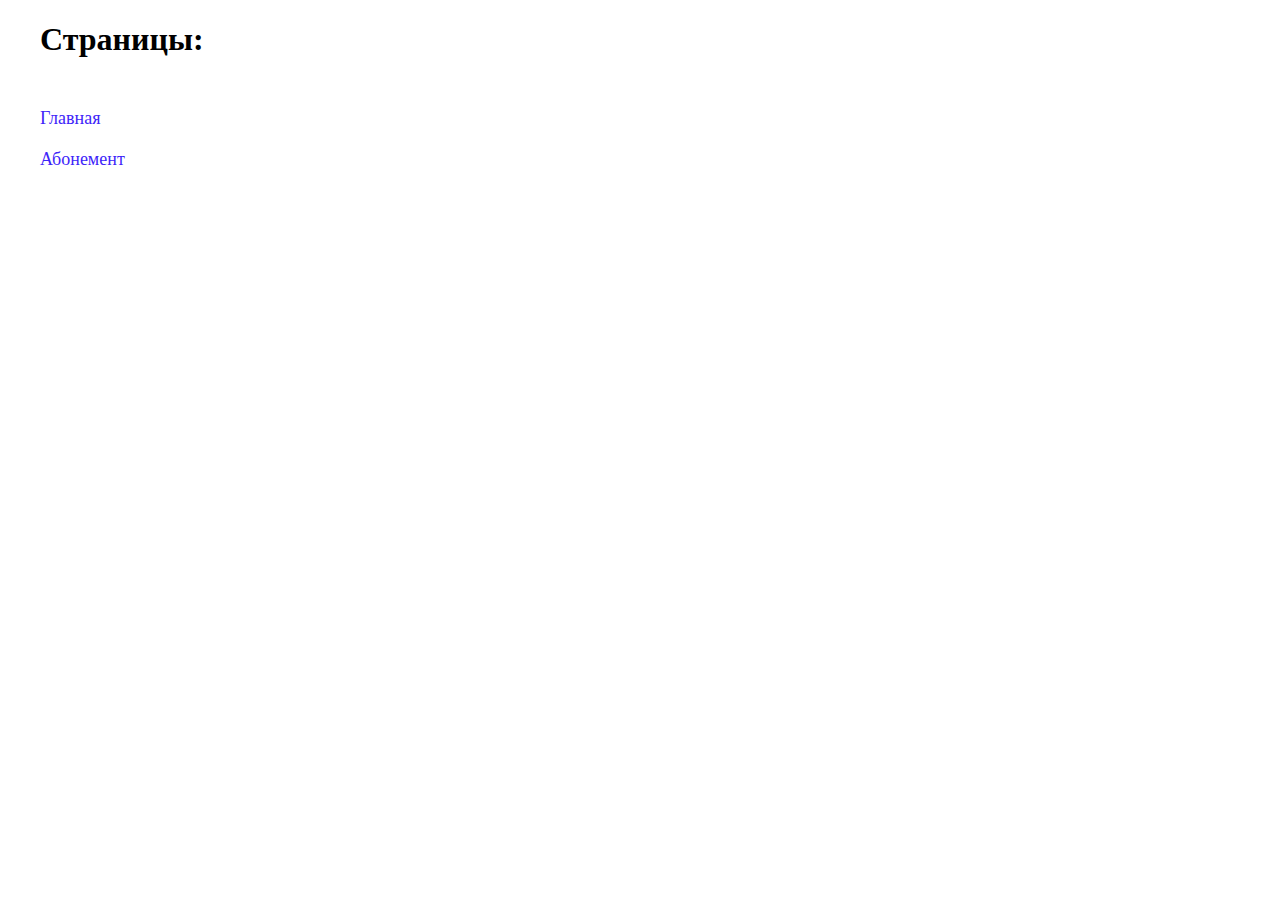
<file: sitemap.html>
<!DOCTYPE html>
<html lang="en">
<head>
  <meta charset="UTF-8">
  <title>Страницы</title>
  <meta name="viewport" content="width=device-width, initial-scale=1.0" />
  <style>
    .container {
      width: 1200px;padding: 0 15px;margin: 0 auto;
    }
    ul, li {
      list-style: none;
    }
    ul {
      padding-left: 0;
      margin-top: 50px;
    }
    li:not(:last-child) {
      margin-bottom: 20px;
    }
    a {
      color: #3e25f9;
      font-size: 18px;
      text-decoration: none;
    }
    a:hover {
      text-decoration: underline;
    }
  </style>
</head>
<body>
  <div class="container">
    <h1>Страницы:</h1>
    <ul>
      <li><a href="index.html" target="_blank">Главная</a></li>
      <li><a href="subscription.html" target="_blank">Абонемент</a></li>
    </ul>
  </div>
</body>
</html>
</file>
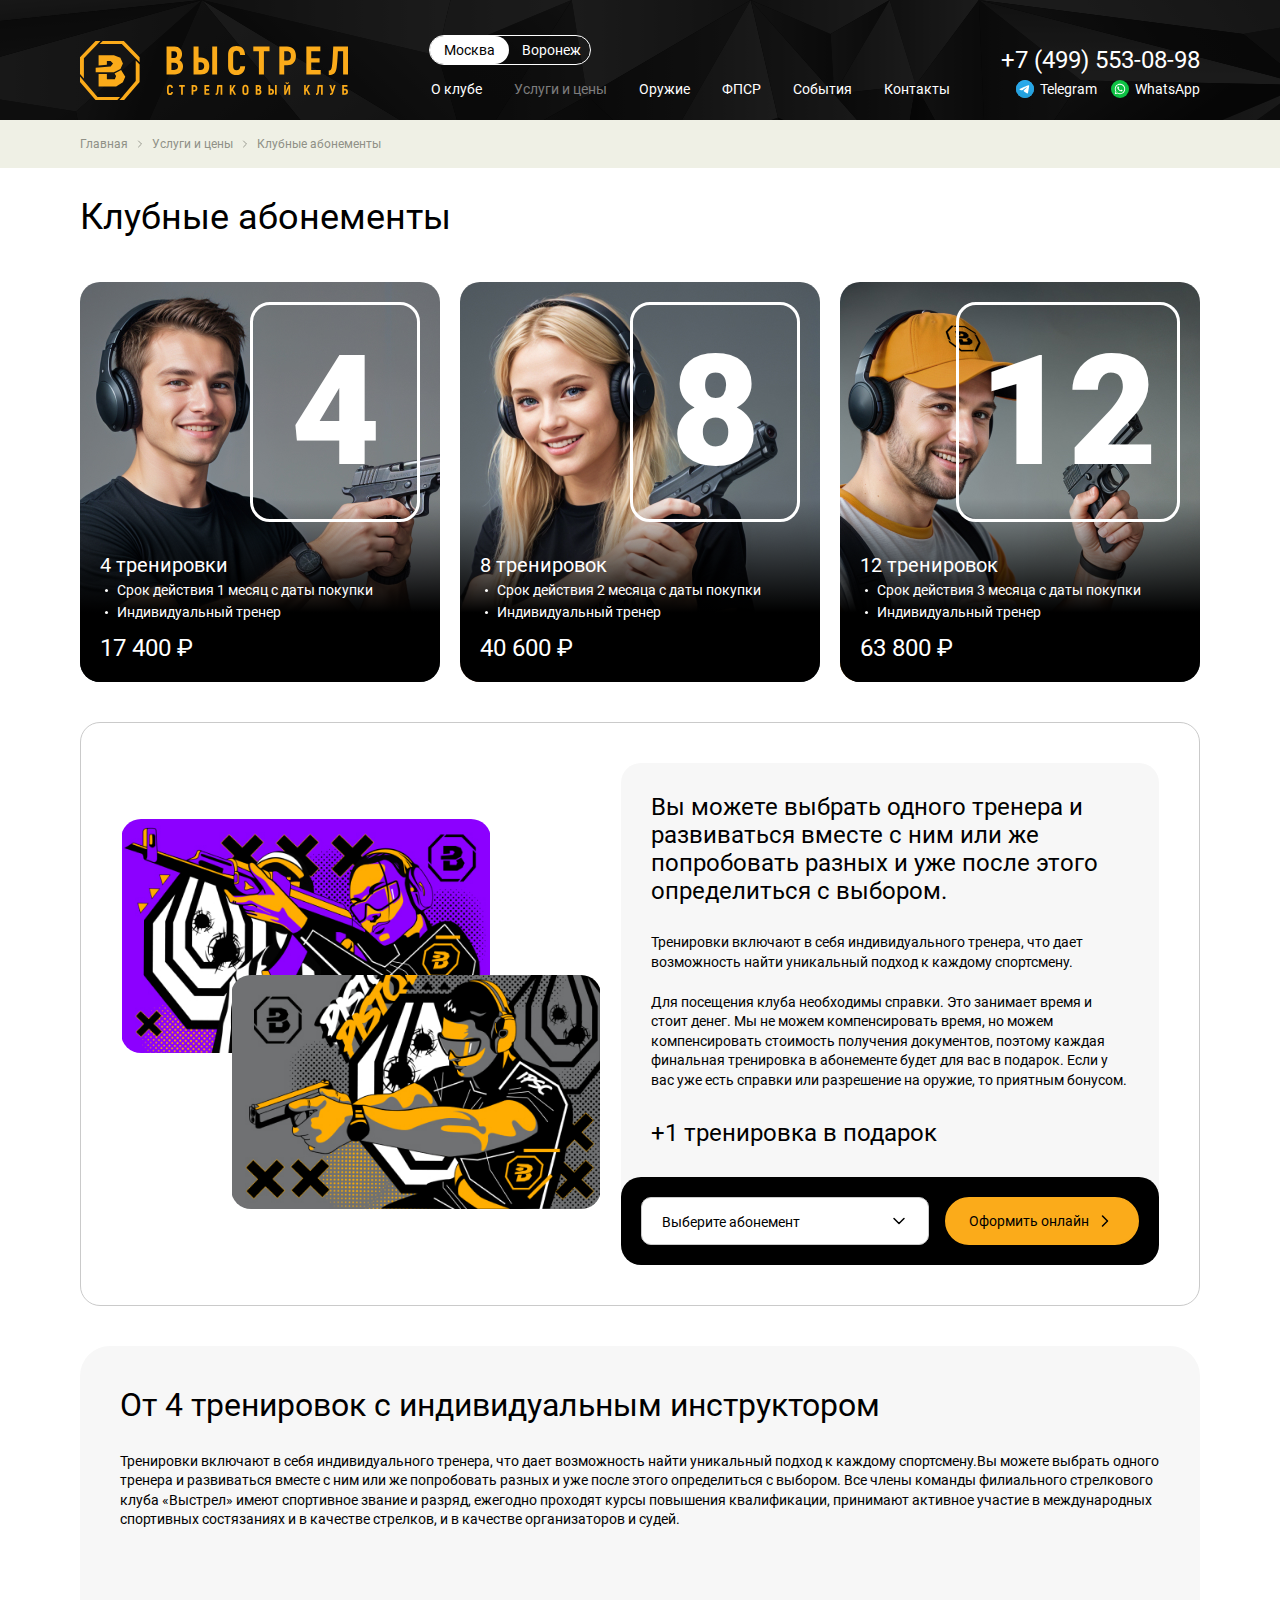
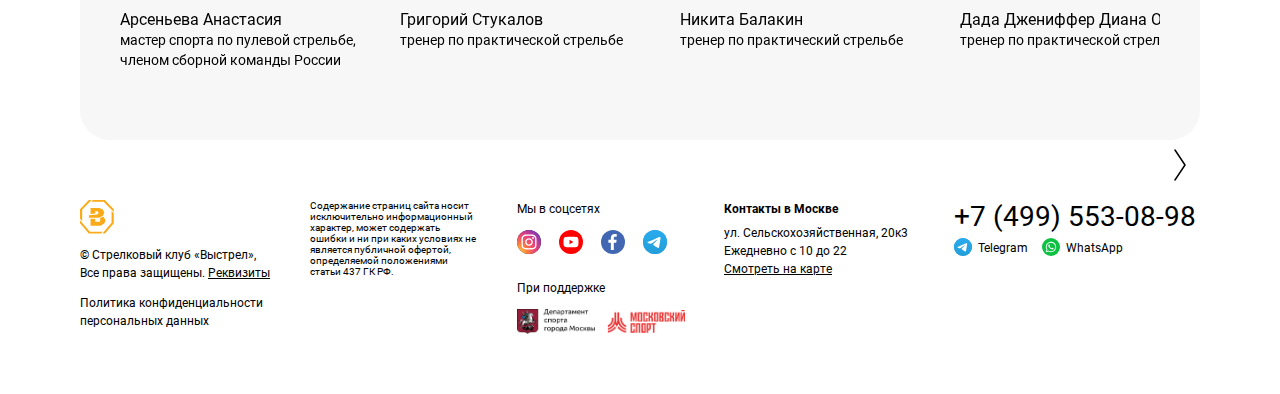
<file: subscription.html>
<!DOCTYPE html>
<html lang="ru">
<head>
  <meta charset="utf-8">
  <title>Default</title>
  <meta name="description" content="">
  <meta http-equiv="X-UA-Compatible" content="IE=edge">
  <meta name="viewport" content="width=device-width, initial-scale=1.0">
  <!-- <link rel="shortcut icon" type="image/x-icon" href="favicon.ico"> -->

  <!-- Fonts -->
  <link rel="stylesheet" href="fonts/stylesheet.css">
  <!-- Fonts END -->

  <!-- Libs -->
  <link rel="stylesheet" href="libs/swiper/swiper.min.css">
  <!-- Libs END -->

  <link rel="stylesheet" href="css/reset.css">
  <link rel="stylesheet" href="css/grid.css">
  <link rel="stylesheet" href="css/main.css">
  <link rel="stylesheet" href="css/media.css">
</head>
<body>
  <div class="wrapper fx-column">

    <!-- Header -->

    <header class="header">
      <div class="container fx fx-between align-center">
        <a href="#" class="logo fx"><img src="img/logo.svg" alt="Logo"></a>
        <div class="city fx">
          <label class="city__item">
            <input type="radio" name="city" checked>
            <span class="city__inner flex-center speed">Москва</span>
          </label>
          <label class="city__item">
            <input type="radio" name="city">
            <span class="city__inner flex-center speed">Воронеж</span>
          </label>
        </div>
        <nav class="nav align-center">
          <ul class="nav__list">
            <li class="nav__item"><a href="#" class="nav__link">О клубе</a></li>
            <li class="nav__item"><a href="#" class="nav__link nav__link--active">Услуги и цены</a></li>
            <li class="nav__item"><a href="#" class="nav__link">Оружие</a></li>
            <li class="nav__item"><a href="#" class="nav__link">ФПСР</a></li>
            <li class="nav__item"><a href="#" class="nav__link">События</a></li>
            <li class="nav__item"><a href="#" class="nav__link">Контакты</a></li>
          </ul>
          <div class="relations">
            <div class="relations__tel text-right"><a href="tel:+74995530898">+7 (499) 553-08-98</a></div>
            <div class="messengers fx fx-end">
              <a href="#" class="messengers__item"><i class="i-tg"></i>Telegram</a>
              <a href="#" class="messengers__item"><i class="i-wt"></i>WhatsApp</a>
            </div>
          </div>
          <div class="social">
            <span>Мы в соцсетях</span>
            <div class="social__box fx">
              <a href="#" class="social__item" style="background: url('img/svg/i-in-s.svg') center/contain no-repeat;"></a>
              <a href="#" class="social__item" style="background: url('img/svg/i-yu-s.svg') center/contain no-repeat;"></a>
              <a href="#" class="social__item" style="background: url('img/svg/i-fb-s.svg') center/contain no-repeat;"></a>
              <a href="#" class="social__item" style="background: url('img/svg/i-tg-s.svg') center/contain no-repeat;"></a>
            </div>
          </div>
        </nav>
        <button class="navbar-toggle">
          <span class="icon-bar speed"></span>
          <span class="icon-bar speed"></span>
          <span class="icon-bar speed"></span>
        </button>
      </div>
    </header>
    
    <!-- Main -->

    <main class="main">

      <!-- Breadcrumb -->

      <nav class="breadcrumb">
        <div class="container">
          <ul class="breadcrumb__list fx fx-wrap">
            <li class="breadcrumb__item">
              <a href="#">Главная</a>
            </li>
            <li class="breadcrumb__item">
              <a href="#">Услуги и цены</a>
            </li>
            <li class="breadcrumb__item active">
              Клубные абонементы
            </li>
          </ul>
        </div>
      </nav>

      <!-- Subscription -->

      <section class="subscription">
        <div class="container">
          <div class="title">
            <h1>Клубные абонементы</h1>
          </div>
          <div class="row">
            <div class="col-4">
              <div class="subscription__item" style="background: url('img/other/subscription-1.jpg') center/cover no-repeat;">
                <span class="subscription__num flex-center">4</span>
                <p class="subscription__name">4 тренировки</p>
                <ul class="list-default">
                  <li><span>Срок действия 1 месяц с даты покупки</span></li>
                  <li><span>Индивидуальный тренер</span></li>
                </ul>
                <p class="subscription__price">17 400 ₽</p>
              </div>
            </div>
            <div class="col-4">
              <div class="subscription__item" style="background: url('img/other/subscription-2.jpg') center/cover no-repeat;">
                <span class="subscription__num flex-center">8</span>
                <p class="subscription__name">8 тренировок</p>
                <ul class="list-default">
                  <li><span>Срок действия 2 месяца с даты покупки</span></li>
                  <li><span>Индивидуальный тренер</span></li>
                </ul>
                <p class="subscription__price">40 600 ₽</p>
              </div>
            </div>
            <div class="col-4">
              <div class="subscription__item" style="background: url('img/other/subscription-3.jpg') center/cover no-repeat;">
                <span class="subscription__num flex-center">12</span>
                <p class="subscription__name">12 тренировок</p>
                <ul class="list-default">
                  <li><span>Срок действия 3 месяца с даты покупки</span></li>
                  <li><span>Индивидуальный тренер</span></li>
                </ul>
                <p class="subscription__price">63 800 ₽</p>
              </div>
            </div>
          </div>
        </div>
      </section>

      <!-- Information -->

      <section class="information">
        <div class="container">
          <div class="information__box">
            <div class="row fx-between align-center">
              <div class="col-auto information__left">
                <div class="cards">
                  <i class="cards__item cards__item--1" style="background: url('img/other/cards-1.jpg') center/contain no-repeat;"></i>
                  <i class="cards__item cards__item--2" style="background: url('img/other/cards-2.jpg') center/contain no-repeat;"></i>
                </div>
              </div>
              <div class="col-auto information__right">
                <div class="information__item information__item--text">
                  <div class="title">
                    <h3>Вы можете выбрать одного тренера и развиваться вместе с ним или же попробовать разных и уже после этого определиться с выбором.</h3>
                  </div>
                  <div class="paragraph">
                    <p>Тренировки включают в себя индивидуального тренера, что дает возможность найти уникальный подход к каждому спортсмену.</p>
                    <p>Для посещения клуба необходимы справки. Это занимает время и стоит денег. Мы не можем компенсировать время, но можем компенсировать стоимость получения документов, поэтому каждая финальная тренировка в абонементе будет для вас в подарок. Если у вас уже есть справки или разрешение на оружие, то приятным бонусом.</p>
                  </div>
                  <h3 class="information__bott">+1 тренировка в подарок</h3>
                  <div class="information__select fx">
                    <div class="form__field form__field--select">
                      <select>
                        <option>Выберите абонемент</option>
                        <option>Выберите абонемент 111</option>
                        <option>Выберите абонемент 23331</option>
                      </select>
                    </div>
                    <button class="btn btn--primary btn--arrow btn--arrowDark flex-center information-form-js">Оформить онлайн
                      <svg viewBox="0 0 20 20" fill="none" xmlns="http://www.w3.org/2000/svg">
                        <path d="M7.5 5L12.5 10L7.5 15" stroke-width="1.5" stroke-linecap="round" stroke-linejoin="round"/>
                      </svg>
                    </button>
                  </div>
                </div>
                <div class="information__item information__item--form">
                  <div class="title">
                    <h3>
                      <a href="#" class="back back--js">
                        <svg viewBox="0 0 18 16" fill="none" xmlns="http://www.w3.org/2000/svg">
                          <path d="M8.00568 16L0.369318 8.36364L8.00568 0.727273L9.31818 2.02273L3.91477 7.42614H17.9091V9.30114H3.91477L9.31818 14.6875L8.00568 16Z" fill="white"/>
                        </svg>
                      </a>
                      Оформление абонемента
                    </h3>
                  </div>
                  <form action="#" class="form information__form">
                    <div class="form__field form__field--select">
                      <select>
                        <option>8 тренировок *</option>
                        <option>12 тренировок *</option>
                        <option>20 тренировок *</option>
                      </select>
                    </div>
                    <label class="form__field"><input type="text" placeholder="Ваше ФИО *"></label>
                    <label class="form__field"><textarea placeholder="Контактный телефон (вам перезвонит менеджер) *"></textarea></label>
                    <label class="form__field"><input type="text" placeholder="E-mail *"></label>
                    <label class="form__field"><textarea placeholder="Паспортные данные (для ускорения оформления)"></textarea></label>
                    <div class="information__form-bott fx fx-between align-center">
                      <button class="btn btn--primary btn--arrow btn--arrowDark flex-center">Оформить онлайн
                        <svg viewBox="0 0 20 20" fill="none" xmlns="http://www.w3.org/2000/svg">
                          <path d="M7.5 5L12.5 10L7.5 15" stroke-width="1.5" stroke-linecap="round" stroke-linejoin="round"/>
                        </svg>
                      </button>
                      <p>Нажимая Отправить Вы даете свое согласие на обработку персональных данных</p>
                    </div>
                  </form>
                </div>
              </div>
            </div>
          </div>
        </div>
      </section>

      <!-- Offers -->

      <section class="offers">
        <div class="container">
          <div class="offers__box">
            <div class="title">
              <h2>От 4 тренировок с индивидуальным инструктором</h2>
            </div>
            <div class="paragraph">
              <p>Тренировки включают в себя индивидуального тренера, что дает возможность найти уникальный подход к каждому спортсмену.Вы можете выбрать одного тренера и развиваться вместе с ним или же попробовать разных и уже после этого определиться с выбором. Все члены команды филиального стрелкового клуба «Выстрел» имеют спортивное звание и разряд, ежегодно проходят курсы повышения квалификации, принимают активное участие в международных спортивных состязаниях и в качестве стрелков, и в качестве организаторов и судей.</p>
            </div>
            <div class="team__slider">
              <div class="swiper-container team__sl-inner">
                <div class="swiper-wrapper">
                  <div class="swiper-slide team__item">
                    <i style="background: url('img/team/1.jpg') center/cover no-repeat;"></i>
                    <span>Арсеньева Анастасия</span>
                    <p>мастер спорта по пулевой стрельбе, членом сборной команды России</p>
                  </div>
                  <div class="swiper-slide team__item">
                    <i style="background: url('img/team/2.jpg') center/cover no-repeat;"></i>
                    <span>Григорий Стукалов</span>
                    <p>тренер по практической стрельбе</p>
                  </div>
                  <div class="swiper-slide team__item">
                    <i style="background: url('img/team/3.jpg') center/cover no-repeat;"></i>
                    <span>Никита Балакин</span>
                    <p>тренер по практический стрельбе</p>
                  </div>
                  <div class="swiper-slide team__item">
                    <i style="background: url('img/team/4.jpg') center/cover no-repeat;"></i>
                    <span>Дада Джениффер Диана Олавале</span>
                    <p>тренер по практической стрельбе</p>
                  </div>
                  <div class="swiper-slide team__item">
                    <i style="background: url('img/team/5.jpg') center/cover no-repeat;"></i>
                    <span>Ибрагим Сатуев</span>
                    <p>инструктор по тактико-специальной и огневой подготовке.</p>
                  </div>
                  <div class="swiper-slide team__item">
                    <i style="background: url('img/team/5.jpg') center/cover no-repeat;"></i>
                    <span>Ибрагим Сатуев</span>
                    <p>инструктор по тактико-специальной и огневой подготовке.</p>
                  </div>
                </div>
              </div>
              <button class="swiper-button swiper-button-next swiper-button-next-team">
                <svg viewBox="0 0 12 32" fill="none" xmlns="http://www.w3.org/2000/svg">
                  <path d="M1 1L11 16L1 31" stroke-width="1.5" stroke-linecap="round" stroke-linejoin="round"/>
                </svg>
              </button>
              <button class="swiper-button swiper-button-prev swiper-button-prev-team">
                <svg viewBox="0 0 12 32" fill="none" xmlns="http://www.w3.org/2000/svg">
                  <path d="M11 31L1 16L11 1" stroke-width="1.5" stroke-linecap="round" stroke-linejoin="round"/>
                </svg>
              </button>
            </div>
          </div>
        </div>
      </section>

    </main>
    
    <!-- Footer -->

    <footer class="footer">
      <div class="container fx fx-between">
        <div class="footer__item footer__item--1 fx">
          <a href="#" class="footer__logo fx"><img src="img/logo-small.svg" alt="Logo"></a>
          <div class="footer__info">
            <p class="footer__copy">&copy; Стрелковый клуб «Выстрел», Все права защищены. <a href="#">Реквизиты</a></p>
            <p class="footer__data"><a href="#">Политика конфиденциальности персональных данных</a></p>
          </div>
        </div>
        <div class="footer__item footer__item--2">
          <p>Содержание страниц сайта носит исключительно информационный характер, может содержать ошибки и ни при каких условиях не является публичной офертой, определяемой положениями статьи 437 ГК РФ.</p>
        </div>
        <div class="footer__item footer__item--3">
          <div class="social fx align-center">
            <span>Мы в соцсетях</span>
            <div class="social__box fx">
              <a href="#" class="social__item" style="background: url('img/svg/i-in-s.svg') center/contain no-repeat;"></a>
              <a href="#" class="social__item" style="background: url('img/svg/i-yu-s.svg') center/contain no-repeat;"></a>
              <a href="#" class="social__item" style="background: url('img/svg/i-fb-s.svg') center/contain no-repeat;"></a>
              <a href="#" class="social__item" style="background: url('img/svg/i-tg-s.svg') center/contain no-repeat;"></a>
            </div>
          </div>
          <div class="supported-by fx align-center">
            <span>При поддержке</span>
            <div class="supported-by__box fx align-center">
              <img src="img/other/supported-by-1.png" alt="Img">
              <img src="img/other/supported-by-2.png" alt="Img">
            </div>
          </div>
        </div>
        <div class="footer__item footer__item--4">
          <div class="cont fx">
            <div class="cont__img fx"><img src="img/other/cont.png" alt="Img"></div>
            <div class="cont__data">
              <span>Контакты в Москве</span>
              <p>ул. Сельскохозяйственная, 20к3</p>
              <p>Ежедневно с 10 до 22</p>
              <p><a href="#">Смотреть на карте</a></p>
            </div>
          </div>
        </div>
        <div class="footer__item footer__item--5">
          <div class="relations">
            <div class="relations__tel"><a href="tel:+74995530898">+7 (499) 553-08-98</a></div>
            <div class="messengers fx">
              <a href="#" class="messengers__item"><i class="i-tg"></i>Telegram</a>
              <a href="#" class="messengers__item"><i class="i-wt"></i>WhatsApp</a>
            </div>
          </div>
        </div>
      </div>
    </footer>

  </div>

  <script src="libs/jquery/jquery-3.4.0.min.js"></script>
  <script src="https://api-maps.yandex.ru/2.1/?lang=ru_RU"></script>
  <script src="libs/swiper/swiper.min.js"></script>
  <script src="js/main.js"></script>
  <!-- Yandex.Metrika counter --><!-- /Yandex.Metrika counter -->
  <!-- Google Analytics counter --><!-- /Google Analytics counter -->
</body>
</html>
</file>
<file: fonts/stylesheet.css>
/* Roboto */
@font-face {
    font-family: 'Roboto';
    src: url('Roboto-Bold.eot');
    src: local('Roboto Bold'), local('Roboto-Bold'),
        url('Roboto-Bold.eot?#iefix') format('embedded-opentype'),
        url('Roboto-Bold.woff2') format('woff2'),
        url('Roboto-Bold.woff') format('woff'),
        url('Roboto-Bold.ttf') format('truetype');
    font-weight: bold;
    font-style: normal;
}
@font-face {
    font-family: 'Roboto';
    src: url('Roboto-Regular.eot');
    src: local('Roboto'), local('Roboto-Regular'),
        url('Roboto-Regular.eot?#iefix') format('embedded-opentype'),
        url('Roboto-Regular.woff2') format('woff2'),
        url('Roboto-Regular.woff') format('woff'),
        url('Roboto-Regular.ttf') format('truetype');
    font-weight: normal;
    font-style: normal;
}
@font-face {
    font-family: 'Roboto';
    src: url('Roboto-Black.eot');
    src: local('Roboto Black'), local('Roboto-Black'),
        url('Roboto-Black.eot?#iefix') format('embedded-opentype'),
        url('Roboto-Black.woff2') format('woff2'),
        url('Roboto-Black.woff') format('woff'),
        url('Roboto-Black.ttf') format('truetype');
    font-weight: 900;
    font-style: normal;
}
</file>
<file: css/grid.css>
/* Grid */
.container {margin: 0 auto;padding: 0 20px;width: 100%;}
.row {margin-left: -10px;margin-right: -10px;display: flex;flex-wrap: wrap;}
.row [class*='col-'] {padding: 0 10px;}
.no-gutters {margin-right: 0;margin-left: 0;}
.no-gutters [class*='col-'] {padding-left: 0;padding-right: 0;}

.col {
  -ms-flex-preferred-size: 0;
  flex-basis: 0;
  -ms-flex-positive: 1;
  -webkit-box-flex: 1;
          flex-grow: 1;
  max-width: 100%;
}

.col-auto {
  -ms-flex: 0 0 auto;
  -webkit-box-flex: 0;
          flex: 0 0 auto;
  width: auto;
  max-width: 100%;
}

.col-1 {
  -ms-flex: 0 0 8.333333%;
  -webkit-box-flex: 0;
          flex: 0 0 8.333333%;
  max-width: 8.333333%;
}

.col-2 {
  -ms-flex: 0 0 16.666667%;
  -webkit-box-flex: 0;
          flex: 0 0 16.666667%;
  max-width: 16.666667%;
}

.col-3 {
  -ms-flex: 0 0 25%;
  -webkit-box-flex: 0;
          flex: 0 0 25%;
  max-width: 25%;
}

.col-4 {
  -ms-flex: 0 0 33.333333%;
  -webkit-box-flex: 0;
          flex: 0 0 33.333333%;
  max-width: 33.333333%;
}

.col-5 {
  -ms-flex: 0 0 41.666667%;
  -webkit-box-flex: 0;
          flex: 0 0 41.666667%;
  max-width: 41.666667%;
}

.col-6 {
  -ms-flex: 0 0 50%;
  -webkit-box-flex: 0;
          flex: 0 0 50%;
  max-width: 50%;
}

.col-7 {
  -ms-flex: 0 0 58.333333%;
  -webkit-box-flex: 0;
          flex: 0 0 58.333333%;
  max-width: 58.333333%;
}

.col-8 {
  -ms-flex: 0 0 66.666667%;
  -webkit-box-flex: 0;
          flex: 0 0 66.666667%;
  max-width: 66.666667%;
}

.col-9 {
  -ms-flex: 0 0 75%;
  -webkit-box-flex: 0;
          flex: 0 0 75%;
  max-width: 75%;
}

.col-10 {
  -ms-flex: 0 0 83.333333%;
  -webkit-box-flex: 0;
          flex: 0 0 83.333333%;
  max-width: 83.333333%;
}

.col-11 {
  -ms-flex: 0 0 91.666667%;
  -webkit-box-flex: 0;
          flex: 0 0 91.666667%;
  max-width: 91.666667%;
}

.col-12 {
  -ms-flex: 0 0 100%;
  -webkit-box-flex: 0;
          flex: 0 0 100%;
  max-width: 100%;
}

/* Grid End */
</file>
<file: css/main.css>
/*
* Prefixed by https://autoprefixer.github.io
* PostCSS: v8.4.14,
* Autoprefixer: v10.4.7
* Browsers: last 4 version
*/

@charset "UTF-8";
/* ------------ *Default ------------- */
/* Flex Class */
.fx-column {display: -webkit-box;display: -ms-flexbox;display: flex;-ms-flex-wrap: nowrap;flex-wrap: nowrap;-webkit-box-orient: vertical;-webkit-box-direction: normal;-ms-flex-direction: column;flex-direction: column;}
.flex-center {display: -webkit-box;display: -ms-flexbox;display: flex;-webkit-box-align: center;-ms-flex-align: center;align-items: center;-webkit-box-pack: center;-ms-flex-pack: center;justify-content: center;}
.fx-between {-webkit-box-pack: justify;-ms-flex-pack: justify;justify-content: space-between;}
.align-start {-webkit-box-align: start;-ms-flex-align: start;align-items: flex-start;}
.align-center {-webkit-box-align: center;-ms-flex-align: center;align-items: center;}
.align-end {-webkit-box-align: end;-ms-flex-align: end;align-items: flex-end;}
.fx-start {-webkit-box-pack: start;-ms-flex-pack: start;justify-content: flex-start;}
.fx-center {-webkit-box-pack: center;-ms-flex-pack: center;justify-content: center;}
.fx-end {-webkit-box-pack: end;-ms-flex-pack: end;justify-content: flex-end;}
.fx {display: -webkit-box;display: -ms-flexbox;display: flex;}
.fx-wrap {-ms-flex-wrap: wrap;flex-wrap: wrap;}
/* Flex Class End */

/* Reserved Class */
.text-left {text-align: left;}
.text-center {text-align: center;}
.text-right {text-align: right;}
.no-scroll {position: fixed;top: 0;left: 0;right: 0;}
.symbol-rub {font-family: -apple-system,system-ui,Arial,Helvetica,sans-serif;}
.text-crop {white-space: nowrap;overflow: hidden;-o-text-overflow: ellipsis;text-overflow: ellipsis;}
/* Reserved Class End*/

/* Icons */
.i-tg {background: url(../img/svg/i-tg.svg) center/contain no-repeat;}
.i-wt {background: url(../img/svg/i-wt.svg) center/contain no-repeat;}
.i-arrow-right {background: url(../img/svg/i-arrow-right.svg) center no-repeat;}

/* Icons END */

/* Style Default*/
a, button, .speed, .btn {-webkit-transition: all .2s;-o-transition: all .2s;transition: all .2s;}
button {border: 0;padding: 0;cursor: pointer;background: none;}
* {-webkit-box-sizing: border-box;box-sizing: border-box;}
* {outline: none;}
/* Style Default End */

body {
  color: #000;
  font-size: 14px;
  background: #fff;
  line-height: 1.4;
  font-weight: normal;
  font-family: 'Roboto', sans-serif;
}

.wrapper {
  overflow: hidden;
  min-height: 100%;
}

.main {
  -webkit-box-flex: 1;
      -ms-flex: 1 0 auto;
          flex: 1 0 auto;
}

.btn {
  height: 48px;
  font-size: 14px;
  text-align: center;
  padding: 1px 24px 0;
  font-weight: normal;
  border-radius: 50px;
  font-family: 'Roboto', sans-serif;
}

.btn span {
  top: 1px;
  position: relative;
}

.btn--arrow svg,
.btn--arrow svg path {
  -webkit-transition: all .2s;
  -o-transition: all .2s;
  transition: all .2s;
}

.btn--arrow svg {
  margin-left: 6px;
  position: relative;
  width: 20px;height: 20px;
  -ms-flex-negative: 0;
      flex-shrink: 0;
}

.btn--arrowWhite svg path {
  stroke: #fff;
}

.btn--arrowDark svg path {
  stroke: #000;
}

.btn--primary {
  color: #000;
  background: #FBAB1A;
  border: 2px solid #FBAB1A;
}

.btn--primary:hover {
  background: transparent;
}

.btn--primaryBorder {
  color: #fff;
  border: 2px solid #FBAB1A;
}

.btn--primaryBorder:hover {
  color: #000;
  background: #FBAB1A;
}

.btn--primaryBorder:hover svg path {
  stroke: #000;
}

.btn--secondBorder {
  color: #000;
  border: 2px solid #000;
}

.btn--secondBorder:hover {
  background: #FBAB1A;
  border-color: #FBAB1A;
}

/* Title */

.title {
  width: 100%;
  margin-left: auto;
  margin-right: auto;
  margin-bottom: 28px;
}

.title h2 {
  line-height: normal;
}

/* Paragraph */

.paragraph p+p {
  margin-top: 20px;
}

/* Swiper arrow */

.swiper-button {
  width: 40px;height: 60px;
}

.swiper-button:after {
  display: none;
}

.swiper-button svg {
  width: 12px;height: 32px;
}

.swiper-button svg path {
  stroke: #000;
  transition: all .2s;
}

.swiper-button:hover svg path {
  stroke: #7D7D7D;
}

.swiper-button--white svg path {
  stroke: #fff;
}

.swiper-button--white:hover svg path {
  stroke: #7D7D7D;
}

/* Swiper dots  */

.swiper-pagination {
  bottom: 0 !important;
}

.swiper-pagination-bullet {
  border-radius: 0;
  background: #7D7D7D;
  opacity: 1 !important;
  width: 50px;height: 2px;
  margin: 0 3px !important;
}

.swiper-pagination-bullet:hover {
  background: #FBAB1A;
}

.swiper-pagination-bullet-active {
  background: #fff;
}

/* Circle arrow */

.circle-arrow {
  margin-left: 25px;
  border-radius: 50%;
  width: 32px;height: 32px;
  background-color: #FBAB1A !important;
  -ms-flex-negative: 0;
      flex-shrink: 0;
}

/* List */

.list-default li {
  position: relative;
  padding-left: 17px;
}

.list-default li+li {
  margin-top: 2px;
}

.list-default li:before {
  background: #fff;
  top: 8px;left: 5px;
  border-radius: 50%;
  width: 3px;height: 3px;
}

/* More */

.more {
  color: #000;
}

.more svg {
  margin-right: 6px;
  width: 18px;height: 18px;
  -ms-flex-negative: 0;
      flex-shrink: 0;
}

.more svg path {
  -webkit-transition: all .2s;
  -o-transition: all .2s;
  transition: all .2s;
}

.more:hover {
  color: #7D7D7D;
}

.more:hover svg path {
  stroke: #7D7D7D;
}

/* Form */

.form__field,
.form__field input,
.form__field select,
.form__field textarea {
  width: 100%;
  display: block;
}

.form__field {
  position: relative;
  margin-bottom: 16px;
}

.form__field input,
.form__field select,
.form__field textarea {
  color: #000;
  height: 48px;
  font-size: 14px;
  padding: 0 20px;
  background: #fff;
  font-weight: normal;
  border-radius: 10px;
  border: 1px solid #CACACA;
  font-family: 'Roboto', sans-serif;
}

.form__field input,
.form__field select {
  line-height: 48px;
}

.form__field select {
  cursor: pointer;
  padding-right: 55px;
}

.form__field textarea {
  resize: none;
  padding-top: 14px;
  padding-bottom: 14px;
}

.form__field--select:after {
  top: 50%;right: 20px;
  pointer-events: none;
  width: 20px;height: 20px;
  background: url(../img/svg/i-arrow-select.svg) center/contain no-repeat;
  -webkit-transform: translateY(-50%);
      -ms-transform: translateY(-50%);
          transform: translateY(-50%);
}

.form__field *::-webkit-input-placeholder {color: #000;}
.form__field *::-moz-placeholder          {color: #000;}/* Firefox 19+ */
.form__field *:-moz-placeholder           {color: #000;}/* Firefox 18- */
.form__field *:-ms-input-placeholder      {color: #000;}

/* Back */

.back {
  margin-right: 16px;
  position: relative;
}

.back:hover {
  opacity: .6;
}

.back svg {
  width: 18px;height: 16px;
}

/* ------------ *Header ------------- */

.header {
  background: url(../img/svg/header.svg) center 0/cover no-repeat;
}

.header .container {
  min-height: 120px;
  padding-top: 20px;
  position: relative;
  padding-bottom: 20px;
}

/* Logo */

.logo {
  max-width: 268px;
}

/* City */

.city {
  overflow: hidden;
  border-radius: 100px;
  border: 1px solid #fff;
  transition: all .2s;
}

.city:hover {
  border-color: transparent;
}

.city__item {
  color: #fff;
  cursor: pointer;
  min-width: 80px;
  position: relative;
  border-radius: inherit;
}

.city__item:first-child {
  left: -1px;
}

.city__item:last-child {
  right: -1px;
}

.city__item input {
  display: none;
}

.city__inner {
  z-index: 1;
  padding: 0 5px;
  min-height: 28px;
  padding-top: 1px;
  position: relative;
  border-radius: inherit;
}

.city__inner:after {
  opacity: 0;
  z-index: -1;
  width: 300px;
  background: #FBAB1A;
  pointer-events: none;
  top: -1px;bottom: -1px;left: 50%;
  transform: translateX(-50%);
  transition: all .2s;
}

.city__item input:checked + .city__inner {
  z-index: 2;
  color: #000;
  background: #fff;
}

.city__item input:checked + .city__inner:after {
  opacity: 0;
}

.city:hover .city__item {
  color: #000;
}

.city:hover .city__inner:after {
  opacity: 1;
}

/* Nav */

.nav:after {
  z-index: -1;
  width: 999em;
  background: inherit;
  top: 0;left: 50%;bottom: 0;
  -webkit-transform: translateX(-50%);
      -ms-transform: translateX(-50%);
          transform: translateX(-50%);
}

.nav__item {
  margin: 0 16px;
}

.nav__link {
  color: #fff;
  position: relative;
}

.nav__link:hover {
  color: #FBAB1A;
}

.nav__link--active {
  color: #7D7D7D;
}

.nav__link:after {
  top: 50%;right: 0;
  border-radius: 50%;
  width: 28px;height: 28px;
  background: url(../img/svg/i-arrow-nav.svg) center no-repeat #F7F7F7;
  -webkit-transform: translateY(-50%);
      -ms-transform: translateY(-50%);
          transform: translateY(-50%);
}

/* Relations */

.relations {
  margin-left: 85px;
}

.relations__tel {
  line-height: normal;
}

.relations__tel a {
  color: #fff;
  font-size: 24px;
}

.relations__tel a:hover {
  text-decoration: underline;
}

.messengers {
  margin-top: 6px;
}

.messengers__item {
  color: #fff;
  display: -webkit-box;
  display: -ms-flexbox;
  display: flex;
  -webkit-box-align: center;
      -ms-flex-align: center;
          align-items: center;
}

.messengers__item:not(:last-child) {
  margin-right: 14px;
}

.messengers i {
  top: -1px;
  margin-right: 6px;
  position: relative;
  width: 18px;height: 18px;
  -ms-flex-negative: 0;
      flex-shrink: 0;
}

.messengers__item:hover {
  color: #7D7D7D;
}

/* Toggle */

.navbar-toggle {
  background: #fff;
  border-radius: 50%;
  width: 40px;height: 40px;
}

.navbar-toggle span {
  display: block;
  margin: 0 auto;
  background: #000;
  position: relative;
  width: 18px;height: 2px;
}

.navbar-toggle .icon-bar+.icon-bar {
  margin-top: 3px;
}

.navbar-toggle.active span:first-child {
  top: 5px;
  -webkit-transform: rotate(45deg);
      -ms-transform: rotate(45deg);
          transform: rotate(45deg);
}

.navbar-toggle.active span:nth-child(2) {
  opacity: 0;
}

.navbar-toggle.active span:last-child {
  top: -5px;
  -webkit-transform: rotate(-45deg);
      -ms-transform: rotate(-45deg);
          transform: rotate(-45deg);
}

/* ------------- *Hero --------------- */

.hero {
  padding-bottom: 38px;
  background: url(../img/svg/hero.svg) center 0/cover no-repeat;
}

.hero__container {
  position: relative;
}

.hero__item {
  z-index: 1; 
  color: #fff;
  padding: 30px;
  height: 480px;
  font-size: 36px;
  line-height: 1.2;
  border-radius: 20px;
  border: 1px solid #7D7D7D;
  display: -webkit-box;
  display: -ms-flexbox;
  display: flex;
  -webkit-box-orient: vertical;
  -webkit-box-direction: normal;
      -ms-flex-direction: column;
          flex-direction: column;
  -webkit-box-pack: end;
      -ms-flex-pack: end;
          justify-content: flex-end;
}

.hero__item:after {
  z-index: -1;
  height: 240px;
  pointer-events: none;
  border-radius: inherit;
  left: 0;right: 0;bottom: 0;
  background: -webkit-gradient(linear, left bottom, left top, color-stop(31%, #000000), to(rgba(0, 0, 0, 0)));
  background: -o-linear-gradient(bottom, #000000 31%, rgba(0, 0, 0, 0) 100%);
  background: linear-gradient(0deg, #000000 31%, rgba(0, 0, 0, 0) 100%);
}

.hero__item p span {
  color: #000;
  padding: 0 12px;
  padding-top: 3px;
  background: #fff;
  border-radius: 78px;
  display: inline-block;
  width: 89px;height: 47px;
}

.hero__btn {
  margin-top: 24px;
}

.hero__item:hover .hero__btn .btn {
  color: #000;
  background: #FBAB1A;
}

.hero__item:hover .hero__btn .btn svg path {
  stroke: #000;
}

.hero__sl {
  padding-bottom: 24px;
}

.hero__container .swiper-button {
  transform: translateY(-24px);
}

.swiper-button-next-hero {
  right: -30px;
}

.swiper-button-prev-hero {
  left: -30px;
}

/* Header */

.hero .header {
  background: transparent;
}

/* ------------- *Tabs --------------- */

.tabs__head {
  background: #fff;
}

.tabs__head .container {
  position: relative;
  max-width: 1640px;
}

.tabs__nav-item {
  z-index: 1;
  cursor: pointer;
  font-size: 32px;
  position: relative;
  text-align: center;
  width: 50%;height: 80px;
}

.tabs__nav-item:after {
  opacity: 0;
  z-index: -1;
  background: #fff;
  pointer-events: none;
  border-radius: 16px 16px 0 0;
  top: -14px;left: 0;right: 0;bottom: 0;
  -webkit-transition: inherit;
  -o-transition: inherit;
  transition: inherit;
}

.tabs__nav-item .circle-arrow {
  opacity: 0;
}

.tabs__nav-item:hover:after,
.tabs__nav-item.active:after,
.tabs__nav-item:hover .circle-arrow {
  opacity: 1;
}

.tabs__nav-item.active .circle-arrow {
  opacity: 0 !important;
}

.tabs__nav-item.active:after {
  background: #EFF0E5;
}

/* Services */

.services {
  background: #EFF0E5;
  padding: 20px 0 40px;
}

.services__item {
  z-index: 1;
  color: #fff;
  height: 400px;
  padding: 20px;
  overflow: hidden;
  margin-top: 20px;
  position: relative;
  border-radius: 20px;
  display: -webkit-box;
  display: -ms-flexbox;
  display: flex;
  -webkit-box-orient: vertical;
  -webkit-box-direction: normal;
      -ms-flex-direction: column;
          flex-direction: column;
  -webkit-box-pack: end;
      -ms-flex-pack: end;
          justify-content: flex-end;
}

.services__item:after {
  transition: height .2s;
}

.services__item:after,
.events__item:after {
  z-index: -1;
  height: 210px;
  pointer-events: none;
  bottom: 0;left: 0;right: 0;
  background: -webkit-gradient(linear, left top, left bottom, from(rgba(0, 0, 0, 0)), color-stop(62.05%, #000000));
  background: -o-linear-gradient(top, rgba(0, 0, 0, 0) 0%, #000000 62.05%);
  background: linear-gradient(180deg, rgba(0, 0, 0, 0) 0%, #000000 62.05%);
}

.services__name {
  font-size: 20px;
  line-height: normal;
}

.services__item .list-default {
  font-size: 12px;
  margin-top: 4px;
  line-height: 1.5;
}

.services__text {
  opacity: 0;
  display: block;
  font-size: 12px;
  line-height: 1.5;
  margin-top: 12px;
  position: absolute;
  visibility: hidden;
  pointer-events: none;
  transition: opacity .3s;
}

.services__btn .btn {
  height: 32px;
  font-size: 16px;
  margin-top: 12px;
  border-width: 1px;
  padding: 2px 8px 0 10px;
}

.services__btn .btn .circle-arrow {
  margin-left: 8px;
  width: 16px;height: 16px;
  background-size: 10px !important;
}

.services__item:hover:after {
  height: 550px;
}

.services__item:hover .services__text {
  opacity: 1;
  position: static;
  visibility: visible;
  pointer-events: auto;
}

.services__item:hover .btn {
  color: #000;
  background: #FBAB1A;
}

.services__item:hover .btn .circle-arrow {
  background-color: #fff !important;
}

/* Individually */

.individually {
  margin-top: 40px;
  background: #fff;
  overflow: hidden;
  border-radius: 20px;
  border: 1px solid #CACACA;
}

.individually__left {
  display: block;
  min-height: 100%;
}

.individually__right {
  padding: 40px 40px 65px;
}

.individually__list li {
  display: -webkit-box;
  display: -ms-flexbox;
  display: flex;
}

.individually__list li+li {
  margin-top: 12px;
}

.individually__list li span {
  top: 1px;
  width: 75px;
  font-size: 16px;
  line-height: 1.2;
  position: relative;
  -ms-flex-negative: 0;
      flex-shrink: 0;
}

.individually__btn {
  margin-top: 28px;
}

/* Events */

.events {
  background: #EFF0E5;
  padding: 20px 0 44px;
}

.events .row [class*='col-'] {
  margin-top: 20px;
}

.events__item {
  z-index: 1;
  color: #fff;
  padding: 20px;
  height: 400px;
  overflow: hidden;
  position: relative;
  border-radius: 20px;
  display: -webkit-box;
  display: -ms-flexbox;
  display: flex;
  -webkit-box-orient: vertical;
  -webkit-box-direction: normal;
      -ms-flex-direction: column;
          flex-direction: column;
  -webkit-box-pack: end;
      -ms-flex-pack: end;
          justify-content: flex-end;
}

.events__item:after {
  height: 150px;
}

.events__status {
  color: #000;
  background: #fff;
  line-height: 31px;
  position: absolute;
  padding: 1px 12px 0;
  border-radius: 50px;
  top: 18px;right: 18px;
}

.events__name {
  font-size: 20px;
  line-height: normal;
}

.events__info .btn {
  height: 32px;
  margin-top: 12px;
  margin-right: 6px;
  border-width: 1px;
  padding: 1px 14px 0;
}

.events__info .btn .circle-arrow {
  margin-left: 7px;
  width: 16px;height: 16px;
}

.events__info .btn:not(.btn--primaryBorder) {
  border: 1px solid #fff;
}

.events__btn {
  margin-top: 60px;
}

/* ------------- *Team --------------- */

.team {
  padding-top: 40px;
}

.team__box {
  padding: 40px;
  border-radius: 30px;
  border: 1px solid #CACACA;
}

.team .row {
  margin-left: -20px;
  margin-right: -20px;
}

.team .row [class*='col-'] {
  padding: 0 20px;
}

.team .col-small {
  -webkit-box-flex: 0;
      -ms-flex: 0 0 21%;
          flex: 0 0 21%;
  max-width: 21%;
}

.team .col-big {
  -webkit-box-flex: 0;
      -ms-flex: 0 0 79%;
          flex: 0 0 79%;
  max-width: 79%;
}

.team__slider {
  padding: 0 40px;
  position: relative;
  margin: 40px -40px 0;
}

.team__item a {
  height: 350px;
  display: block;
  border-radius: 20px;
}

.team__item span {
  display: block;
  font-size: 16px;
  line-height: 1.2;
  margin-top: 20px;
}

.team__item p {
  margin-top: 2px;
}

.team__slider .swiper-button {
  top: 145px;
  margin-top: 0;
}

.team__slider .swiper-button.swiper-button-disabled {
  opacity: 0 !important;
}

.swiper-button-next-team {
  right: 0;
}

.swiper-button-prev-team {
  left: 0;
}

.team__btn {
  margin-top: 40px;
}

/* ------------- *Info --------------- */

.info {
  padding-top: 40px;
}

.info .row .col-auto {
  -webkit-box-flex: 0;
      -ms-flex: 0 0 20%;
          flex: 0 0 20%;
  max-width: 20%;
}

.info__item {
  color: #000;
  height: 100%;
  display: block;
  position: relative;
  background: #F7F7F7;
  border-radius: 20px;
  padding: 20px 20px 20px 56px;
}

.info__item:hover {
  background: #E5E4E2;
}

.info__item i {
  position: absolute;
  top: 20px;left: 20px;
  width: 24px;height: 24px;
}

.info__item span {
  color: #7D7D7D;
  display: block;
  margin-top: 12px;
}

.info__btns {
  margin-top: 28px;
}

.info__btns .more {
  margin-left: 28px;
}

/* -------------- *Map --------------- */

.map {
  height: 573px;
  margin-top: 40px;
}

/* ------------ *Footer -------------- */

.footer {
  font-size: 12px;
  padding: 60px 0;
  line-height: 1.5;
}

/* Item 1 */

.footer__item--1 {
  width: 16%;
}

.footer__logo {
  margin-right: 12px;
  width: 34px;height: 34px;
  -ms-flex-negative: 0;
      flex-shrink: 0;
}

.footer__copy a {
  color: #000;
  text-decoration: underline;
}

.footer__copy a:hover {
  color: #7D7D7D;
}

.footer__data {
  margin-top: 12px;
}

.footer__data a {
  color: #000;
}

.footer__data a:hover {
  color: #7D7D7D;
}

/* Item 2 */

.footer__item--2 {
  width: 11.3%;
  font-size: 10px;
  line-height: 1.1;
}

/* Item 3 */

.footer__item--3 {
  width: 20%;
}

.footer__item--3 span {
  min-width: 100px;
  padding-right: 10px;
}

.social__item {
  width: 24px;height: 24px;
}

.social__item:not(:last-child) {
  margin-right: 18px;
}

.social__item:hover {
  opacity: .5;
}

.supported-by {
  margin-top: 25px;
}

.supported-by__box {
  width: 30%;
}

.supported-by img:not(:last-child) {
  margin-right: 15px;
}

/* Item 4 */

.footer__item--4 {
  width: 19%;
}

.cont__img {
  overflow: hidden;
  margin-right: 16px;
  border-radius: 12px;
  width: 78px;height: 78px;
  -ms-flex-negative: 0;
      flex-shrink: 0;
}

.cont__data span {
  display: block;
  font-weight: bold;
  margin-bottom: 6px;
}

.cont__data p a {
  color: #000;
  text-decoration: underline;
}

.cont__data p a:hover {
  color: #7D7D7D;
}

/* Item 5 */

.footer__item--5 {
  width: 17%;
}

.footer__item--5 a {
  color: #000;
}

.footer__item--5 .relations {
  margin-left: 0 !important;
}

.footer__item--5 .relations__tel a {
  font-size: 28px;
}F

.footer__item--5 .messengers {
  margin-top: 9px;
}

/* =================================== */
/*          Page: Subscription         */
/* =================================== */

/* ---------- *Breadcrumb ------------ */

.breadcrumb {
  z-index: 1;
  padding: 15px 0;
  line-height: 1.5;
  position: relative;
  background: #EFF0E5;
  margin-bottom: 24px;
}

.breadcrumb:after {
  z-index: -1;
  background: #EFF0E5;
  border-radius: 20px 20px 0 0;
  top: 0;bottom: -1px;left: 0;right: 0;
}

.breadcrumb__item {
  color: #909187;
  font-size: 12px;
  white-space: nowrap;
  display: -webkit-box;
  display: -ms-flexbox;
  display: flex;
  -webkit-box-align: center;
      -ms-flex-align: center;
          align-items: center;
}

.breadcrumb__item:not(:last-child):after {
  content: " ";
  margin: 0 6px;
  width: 12px;height: 12px;
  background: url(../img/svg/i-breadcrumb-arrow.svg) center/contain no-repeat;
  -ms-flex-negative: 0;
      flex-shrink: 0;
}

.breadcrumb__item a {
  color: inherit;
}

.breadcrumb__item a:hover {
  text-decoration: underline;
}

/* --------- *Subscription ----------- */

.subscription .title {
  margin-bottom: 20px;
}

.subscription .row [class*='col-'] {
  margin-top: 20px;
}

.subscription__item {
  z-index: 1;
  color: #fff;
  height: 400px;
  padding: 20px;
  overflow: hidden;
  position: relative;
  border-radius: 20px;
  display: -webkit-box;
  display: -ms-flexbox;
  display: flex;
  -webkit-box-orient: vertical;
  -webkit-box-direction: normal;
      -ms-flex-direction: column;
          flex-direction: column;
  -webkit-box-pack: end;
      -ms-flex-pack: end;
          justify-content: flex-end;
}

.subscription__item:after {
  z-index: -1;
  height: 183px;
  left: 0;right: 0;bottom: 0;
  background: -webkit-gradient(linear, left top, left bottom, from(rgba(0, 0, 0, 0)), color-stop(62.05%, #000000));
  background: -o-linear-gradient(top, rgba(0, 0, 0, 0) 0%, #000000 62.05%);
  background: linear-gradient(180deg, rgba(0, 0, 0, 0) 0%, #000000 62.05%);
}

.subscription__num {
  padding: 0 20px;
  line-height: 1.2;
  font-size: 154px;
  font-weight: 900;
  position: absolute;
  border-radius: 20px;
  top: 20px;right: 20px;
  border: 3px solid #fff;
  min-width: 170px;height: 220px;
}

.subscription__name {
  font-size: 20px;
  line-height: normal;
}

.subscription__item .list-default {
  margin-top: 4px;
}

.subscription__price {
  font-size: 24px;
  margin-top: 12px;
  line-height: normal;
}

/* ---------- *Information ----------- */

.information {
  padding-top: 40px;
}

.information__box {
  padding: 40px;
  border-radius: 20px;
  border: 1px solid #CACACA;
}

.information__left {
  flex: 0 0 46%;
  max-width: 46%;
}

.information__right {
  flex: 0 0 52.751%;
  max-width: 52.751%;
}

/* Card */

.cards {
  height: 456px;
  position: relative;
}

.cards__item {
  position: absolute;
  border-radius: 20px;
  width: 453px;height: 288px;
}

.cards__item--1 {
  top: 0;left: 0;
}

.cards__item--2 {
  z-index: 1;
  left: 167px;bottom: 0;
}

/* Text */

.information__item--text {
  background: #F7F7F7;
  border-radius: 20px;
  padding: 30px 30px 0;
}

.information__item--text h3 {
  line-height: normal;
}

.information__bott {
  margin-top: 28px;
}

.information__select {
  padding: 20px;
  background: #000;
  border-radius: 20px;
  margin: 30px -30px 0;
}

.information__select .form__field {
  max-width: 100%;
  margin-bottom: 0;
}

.information__select .btn {
  width: 194px;
  margin-left: 16px;
  padding-left: 10px;
  padding-right: 10px;
  -ms-flex-negative: 0;
      flex-shrink: 0;
}

.information__select .btn svg {
  top: 0;
}

.information__select .btn:hover,
.information__form-bott .btn:hover {
  color: #FBAB1A;
}

.information__select .btn:hover svg path,
.information__form-bott .btn:hover svg path {
  stroke: #FBAB1A;
}

/* Form */

.information__item--form {
  color: #fff;
  padding: 20px;
  display: none;
  background: #000;
  border-radius: 20px;
}

.information__form-bott .btn {
  width: 194px;
  padding-left: 10px;
  padding-right: 10px;
  -ms-flex-negative: 0;
      flex-shrink: 0;
}

.information__form-bott p {
  font-size: 10px;
  line-height: 1.5;
  margin-left: 16px;
  text-align: center;
  max-width: 100%;width: 100%;
}

/* ------------- *Offers ------------- */

.offers {
  padding-top: 40px;
}

.offers__box {
  background: #F7F7F7;
  border-radius: 30px;
  padding: 40px 40px 70px;
}

.offers .team__slider {
  margin-top: 60px;
}

/* ------------ *Default ------------- */
/* ------------ *Default ------------- */
/* --------- *Before::After ---------- */
.form__field--select:after,
.list-default li:before,
.city__inner:after,
.nav:after,
.nav__link:after,
.hero__item:after,
.tabs__nav-item:after,
.services__item:after,
.events__item:after,
.subscription__item:after,
.breadcrumb:after {
  content: " ";
  position: absolute;
}
</file>
<file: css/media.css>
/*
* Prefixed by https://autoprefixer.github.io
* PostCSS: v8.4.14,
* Autoprefixer: v10.4.7
* Browsers: last 4 version
*/

@charset "UTF-8";
/*==========  Desktop First Method  ==========*/

@media only screen and (max-width : 1599px) {
  .header .container {
    -webkit-box-align: end;
        -ms-flex-align: end;
            align-items: flex-end;
  }
  .city {
    position: absolute;
    top: 35px;left: 369px;
  }
  .nav {
    -webkit-box-align: end;
        -ms-flex-align: end;
            align-items: flex-end;
  }
  .relations {
    margin-left: 35px;
  }
  .swiper-button-next-hero {
    right: -20px;
  }
  .swiper-button-prev-hero {
    left: -20px;
  }
  .tabs__head .container {
    padding-left: 0;
    padding-right: 0;
  }
  .services [class*='col-'] {
    -webkit-box-flex: 0;
        -ms-flex: 0 0 33.333333%;
            flex: 0 0 33.333333%;
    max-width: 33.333333%;
  }
  .services .services__col-big {
    -webkit-box-flex: 0;
        -ms-flex: 0 0 50%;
            flex: 0 0 50%;
    max-width: 50%;
  }
  .services__item:after {
    height: 260px;
  }
  .individually__right {
    padding: 40px;
  }
  .team .col-small {
    -webkit-box-flex: 0;
        -ms-flex: 0 0 28%;
            flex: 0 0 28%;
    max-width: 28%;
  }
  .team .col-big {
    -webkit-box-flex: 0;
        -ms-flex: 0 0 72%;
            flex: 0 0 72%;
    max-width: 72%;
  }
  .team__item {
    width: 260px;
  }
  .info .row [class*='col-'] {
    -webkit-box-flex: 0;
        -ms-flex: 0 0 25%;
            flex: 0 0 25%;
    max-width: 25%;
  }
  .info .row [class*='col-']:last-child {
    display: none;
  }
  .map {
    margin-top: 80px;
  }
  .footer__item--1 {
    width: 17%;
    display: block;
  }
  .footer__logo {
    margin-right: 0;
  }
  .footer__info {
    margin-top: 12px;
  }
  .footer__item--2 {
    width: 15%;
  }
  .footer__item--3 {
    width: 15%;
  }
  .footer__item--3 .social,
  .footer__item--3 .supported-by {
    display: block;
  }
  .footer__item--3 span {
    display: block;
    margin-bottom: 12px;
  }
  .supported-by__box {
    width: 100%;
  }
  .supported-by__box img {
    width: calc(50% - 6px);
  }
  .supported-by img:not(:last-child) {
    margin-right: 12px;
  }
  .footer__item--4 {
    width: 17%;
  }
  .cont__img {
    display: none;
  }
  .footer__item--5 {
    width: 22%;
  }
  .cards {
    height: 390px;
  }
  .cards__item {
    width: 370px;height: 234px;
  }
  .cards__item--2 {
    left: 110px;
  }
}

@media only screen and (min-width: 992px) and (max-width : 1599px) {
  .services [class*='col-']:nth-child(4) .services__item {
    background: url(../img/services/4.1.jpg) center/cover no-repeat !important;
  }
  .services [class*='col-']:nth-child(8) .services__item {
    background: url(../img/services/8.1.jpg) center/cover no-repeat !important;
  }
}

@media only screen and (min-width: 768px) and (max-width : 1599px) {
  .services [class*='col-']:nth-child(1) {
    order: 1;
  }
  .services [class*='col-']:nth-child(2) {
    order: 2;
  }
  .services [class*='col-']:nth-child(3) {
    order: 3;
  }
  .services [class*='col-']:nth-child(4) {
    order: 8;
  }
  .services [class*='col-']:nth-child(5) {
    order: 4;
  }
  .services [class*='col-']:nth-child(6) {
    order: 5;
  }
  .services [class*='col-']:nth-child(7) {
    order: 6;
  }
  .services [class*='col-']:nth-child(8) {
    order: 7;
  }
}

/* Large Devices, Wide Screens */
@media only screen and (max-width : 1199px) {
  h1, h2 {
    font-size: 24px;
  }
  .title {
    margin-bottom: 22px;
  }
  .circle-arrow {
    margin-left: 15px;
  }
  .header .container {
    min-height: 100px;
  }
  .logo {
    max-width: 220px;
  }
  .city {
    position: absolute;
    top: 25px;left: 293px;
  }
  .city__item {
    font-size: 11px;
    min-width: 70px;
  }
  .city__inner {
    min-height: 24px;
  }
  .nav__item {
    margin: 0 12px;
  }
  .nav__link {
    font-size: 12px;
  }
  .relations {
    margin-left: 15px;
  }
  .hero__item {
    height: 410px;
    padding: 20px;
    font-size: 24px;
  }
  .hero__item p span {
    padding: 3px 5px 0;
    text-align: center;
    width: 58px;height: 33px;
  }
  .tabs__nav-item {
    height: 70px;
    font-size: 24px;
  }
  .individually__right {
    padding: 20px;
  }
  .individually__btn {
    margin-top: 22px;
  }
  .team__box {
    padding: 20px;
  }
  .team .col-small {
    -webkit-box-flex: 0;
        -ms-flex: 0 0 26%;
            flex: 0 0 26%;
    max-width: 26%;
  }
  .team .col-big {
    -webkit-box-flex: 0;
        -ms-flex: 0 0 74%;
            flex: 0 0 74%;
    max-width: 74%;
  }
  .swiper-button-next-team {
    right: 10px;
  }
  .swiper-button-prev-team {
    left: 10px;
  }
  .footer__item--1 {
    width: 15%;
  }
  .footer__item--5 .relations__tel a {
    font-size: 24px;
  }
  .subscription .title {
    margin-bottom: 0;
  }
  .information__box {
    padding: 20px;
  }
  .information .row [class*='col-'] {
    -webkit-box-flex: 0;
        -ms-flex: 0 0 100%;
            flex: 0 0 100%;
    max-width: 100%;
  }
  .information .row [class*='col-']:not(:last-child) {
    margin-bottom: 20px;
  }
  .cards {
    width: 480px;
    margin: 0 auto;
  }
  .information__item--text {
    padding: 20px 20px 0;
  }
  .information__select {
    margin: 20px -20px 0;
  }
}

/* Medium Devices, Desktops */
@media only screen and (max-width : 991px) {
  .swiper-pagination-bullet {
    width: 27px;
  }
  .header .container {
    min-height: 74px;
    padding-top: 15px;
    padding-bottom: 15px;
    -webkit-box-align: center;
        -ms-flex-align: center;
            align-items: center;
  }
  .logo {
    overflow: hidden;
    width: 40px;height: 40px;
  }
  .logo img {
    -ms-flex-negative: 0;
        flex-shrink: 0;
    max-width: initial;
  }
  .city {
    position: static;
    border-color: #7D7D7D;
  }
  .city__item {
    color: #7D7D7D;
    font-size: 14px;
    min-width: 80px;
  }
  .city__inner {
    min-height: 30px;
    padding: 1px 14px 0;
  }
  .city__item input:checked + .city__inner {
    color: #fff;
    background: #7D7D7D;
  }
  .nav {
    z-index: 99;
    display: none;
    background: #fff;
    position: absolute;
    padding: 20px 20px 30px;
    top: 100%;left: 0;right: 0;
    -webkit-box-shadow: 0 0 10px rgb(0 0 0 / 18%);
            box-shadow: 0 0 10px rgb(0 0 0 / 18%);
  }
  .nav__item {
    margin: 0;
  }
  .nav__item:not(:last-child) {
    margin-bottom: 32px;
  }
  .nav__link {
    color: #000;
    display: block;
    font-size: 24px;
    line-height: normal;
  }
  .relations {
    margin-top: 32px;
  }
  .relations__tel {
    text-align: center;
  }
  .relations__tel a {
    color: #000;
    font-size: 28px;
  }
  .messengers {
    margin-top: 12px;
    -webkit-box-pack: center;
        -ms-flex-pack: center;
            justify-content: center;
  }
  .messengers__item {
    color: #000;
    font-size: 20px;
  }
  .messengers i {
    margin-right: 8px;
    width: 32px;height: 32px;
  }
  .header .social {
    margin-top: 18px;
    text-align: center;
  }
  .header .social span {
    font-size: 12px;
  }
  .header .social__box {
    margin-top: 13px;
    -webkit-box-pack: center;
        -ms-flex-pack: center;
            justify-content: center;
  }
  .header .social__box .social__item {
    width: 40px;height: 40px;
  }
  .header .social__box .social__item:not(:last-child) {
    margin-right: 30px;
  }
  .tabs__nav-item {
    font-size: 16px;
    padding: 0 20px;
    line-height: 1.2;
  }
  .tabs__nav-item:after {
    top: -10px;
  }
  .tabs__nav-item .circle-arrow {
    display: none;
  }
  .services {
    padding-top: 13px;
  }
  .services [class*='col-'],
  .info .row [class*='col-'],
  .events .row [class*='col-'],
  .subscription .row [class*='col-'] {
    -webkit-box-flex: 0;
        -ms-flex: 0 0 50%;
            flex: 0 0 50%;
    max-width: 50%;
  }
  .individually [class*='col-'],
  .team .row [class*='col-'] {
    -webkit-box-flex: 0;
        -ms-flex: 0 0 100%;
            flex: 0 0 100%;
    max-width: 100%;
  }
  .individually__left {
    height: 300px;
  }
  .team__slider {
    padding: 0;
    margin: 40px 0 0;
  }
  .team__sl {
    margin-left: -20px;
    margin-right: -20px;
    padding-left: 20px;
    padding-right: 20px;
  }
  .swiper-button-next-team {
    right: -52px;
  }
  .swiper-button-prev-team {
    left: -52px;
  }
  .info .row [class*='col-'] {
    margin-bottom: 20px;
  }
  .info__btns {
    margin-top: 8px;
  }
  .footer {
    text-align: center;
  }
  .footer .container {
    position: relative;
    -ms-flex-wrap: wrap;
        flex-wrap: wrap;
  }
  .footer__item {
    width: 100%;
  }
  .footer__item--1 {
    -webkit-box-ordinal-group: 5;
        -ms-flex-order: 4;
            order: 4;
  }
  .footer__item--2 {
    -webkit-box-ordinal-group: 6;
        -ms-flex-order: 5;
            order: 5;
  }
  .footer__item--3 {
    margin-top: 32px;
    -webkit-box-ordinal-group: 3;
        -ms-flex-order: 2;
            order: 2;
  }
  .footer__item--4 {
    margin-top: 48px;
    padding-bottom: 140px;
    -webkit-box-ordinal-group: 4;
        -ms-flex-order: 3;
            order: 3;
  }
  .footer__item--5 {
    -webkit-box-ordinal-group: 2;
        -ms-flex-order: 1;
            order: 1;
  }

  .footer__item .social__box {
    -webkit-box-pack: center;
        -ms-flex-pack: center;
            justify-content: center;
  }
  .footer__item .social__item {
    width: 40px;height: 40px;
  }
  .footer__item .social__item:not(:last-child) {
    margin-right: 30px;
  }
  .footer__item .relations {
    margin-top: 0 !important;
  }
  .footer__item .relations__tel a {
    font-size: 28px;
  }
  .footer__item .messengers {
    margin-top: 12px;
  }
  .footer__item .messengers__item:not(:last-child) {
    margin-right: 24px;
  }
  .cont {
    -webkit-box-pack: center;
        -ms-flex-pack: center;
            justify-content: center;
  }
  .supported-by {
    margin-top: 0;
    position: absolute;
    top: 350px;left: 0;right: 0;
  }
  .supported-by__box {
    margin: 0 auto;
    max-width: 200px;
    -webkit-box-pack: center;
        -ms-flex-pack: center;
            justify-content: center;
  }
  .supported-by img:not(:last-child) {
    margin-right: 24px;
  }
  .footer__logo {
    display: block;
    margin: 0 auto;
  }
  .footer__info {
    font-size: 10px;
    line-height: 1.5;
  }
  .footer__data {
    margin-top: 0;
  }
  .footer__item--2 {
    line-height: 1.5;
    margin-top: 10px;
  }
  .events__btn {
    margin-top: 40px;
  }
  .breadcrumb {
    background: #000;
  }
  .subscription .row [class*='col-']:last-child {
    -webkit-box-flex: 0;
        -ms-flex: 0 0 100%;
            flex: 0 0 100%;
    max-width: 100%;
  }
  .offers__box {
    padding: 20px 20px 50px;
  }
}

/* Small Devices, Tablets */
@media only screen and (max-width : 767px) {
  .btn {
    width: 100%;
  }
  .hero__container {
    padding-left: 0;
    padding-right: 0;
  }
  .hero .swiper-button {
    -webkit-transform: translateY(-50px);
        -ms-transform: translateY(-50px);
            transform: translateY(-50px);
  }
  .swiper-button-next-hero {
    right: 0;
  }
  .swiper-button-prev-hero {
    left: 0;
  }
  .services [class*='col-'],
  .info .row [class*='col-'],
  .events .row [class*='col-'],
  .subscription .row [class*='col-'] {
    -webkit-box-flex: 0;
        -ms-flex: 0 0 100%;
            flex: 0 0 100%;
    max-width: 100%;
  }
  .services__btn .btn {
    width: auto;
  }
  .individually__list li span {
    width: 70px;
  }
  .info__btns {
    display: block;
  }
  .info__btns .more {
    margin: 20px 0 0;
  }
  .events__info .btn {
    width: auto;
  }
  .events__btn {
    margin-top: 30px;
  }
  .information__box {
    margin-left: -20px;
    margin-right: -20px;
  }
  .cards {
    width: 323px;height: 238px;
  }
  .cards__item {
    width: 236px;height: 150px;
  }
  .cards__item--2 {
    left: 87px;
  }
  .information__select {
    display: block;
  }
  .information__select .btn {
    width: 100%;
    margin: 16px 0 0;
  }
  .information__form-bott {
    display: block;
  }
  .information__form-bott .btn {
    width: 100%;
  }
  .information__form-bott .btn svg,
  .information__select .btn svg {
    top: 0;
  }
  .information__form-bott p {
    margin: 16px 0 0;
  }
  .information__item--form .title h3 {
    font-size: 20px;
  }
  .back {
    top: 1px;
    margin-right: 10px;
  }
}

/* Extra Small Devices, Phones */
@media only screen and (max-width : 480px) {
  .form__field textarea {
    height: 64px;
  }
}

/* Custom, iPhone Retina */
@media only screen and (max-width : 320px) {

}

/*==========  Mobile First Method  ==========*/

/* Custom, iPhone Retina */
@media only screen and (min-width : 320px) {

}

/* Extra Small Devices, Phones */
@media only screen and (min-width : 480px) {

}

/* Small Devices, Tablets */
@media only screen and (min-width : 768px) {
  .container {max-width: 750px;}
  .tabs__nav-item br {
    display: none;
  }
}

/* Medium Devices, Desktops */
@media only screen and (min-width : 992px) {
  .container {max-width: 970px;}
  .nav,
  .nav__list {
    display: -webkit-box;
    display: -ms-flexbox;
    display: flex;
  }
  .nav:after,
  .nav__link:after,
  .header .social,
  .navbar-toggle,
  .breadcrumb:after {
    display: none;
  }
}

 /* Large Devices, Wide Screens */
@media only screen and (min-width : 1200px) {
  .container {max-width: 1160px;}
}

@media only screen and (min-width : 1600px) {
  .container {max-width: 1520px;}
}
</file>
